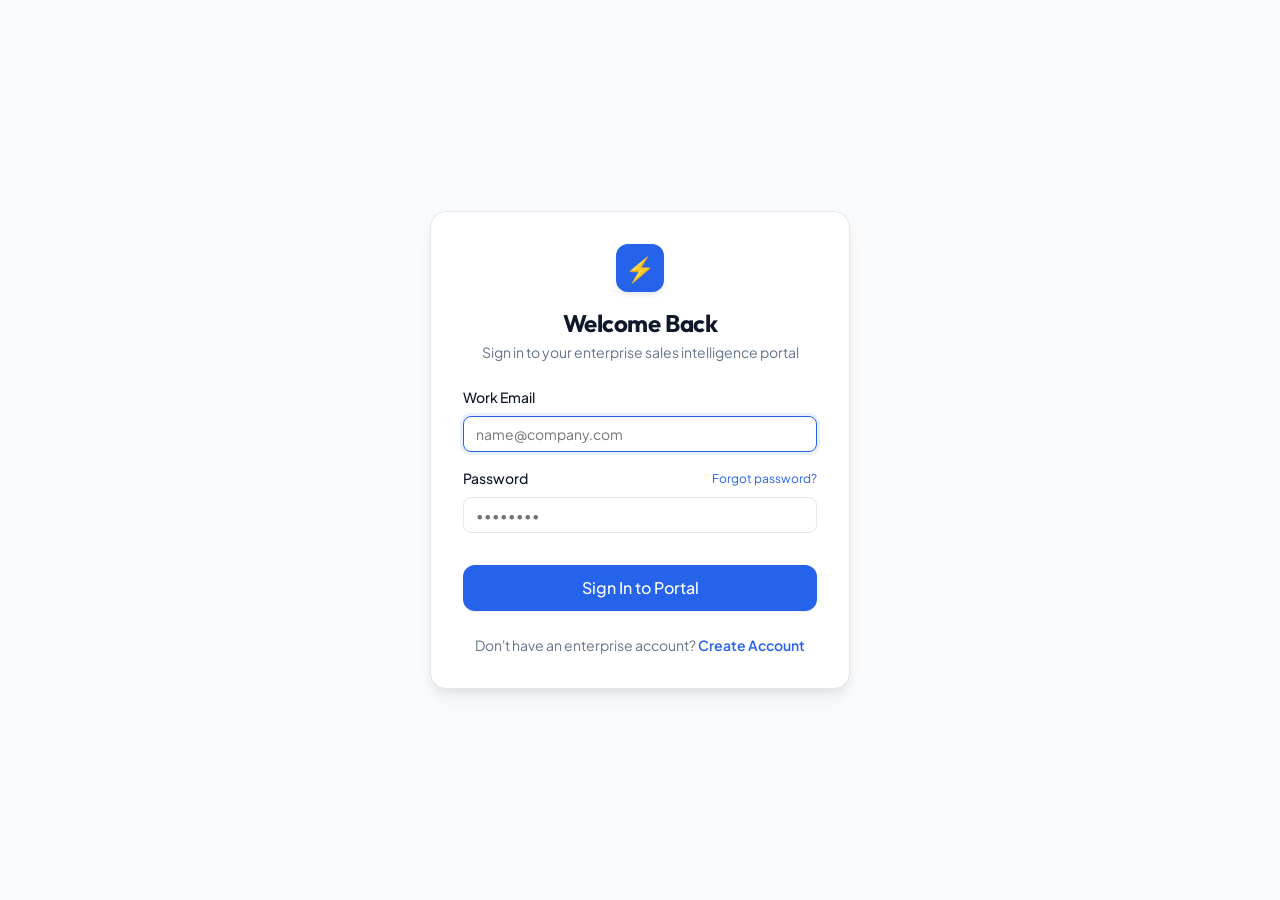
<file: frontend/index.html>
<!DOCTYPE html>
<html lang="en">
<head>
    <meta charset="UTF-8">
    <meta name="viewport" content="width=device-width, initial-scale=1.0">
    <title>AI Sales Analyst — Enterprise Platform</title>
    <script>
        // Instant routing check before rendering
        const token = localStorage.getItem('jwt_token');
        if (token) {
            window.location.replace('dashboard.html');
        } else {
            window.location.replace('login.html');
        }
    </script>
</head>
<body style="background: #0F172A; color: #F8FAFC; font-family: sans-serif; display: flex; align-items: center; justify-content: center; height: 100vh;">
    <div style="text-align: center;">
        <p>⚡ Loading AI Sales Analyst Enterprise Suite...</p>
    </div>
</body>
</html>
</file>
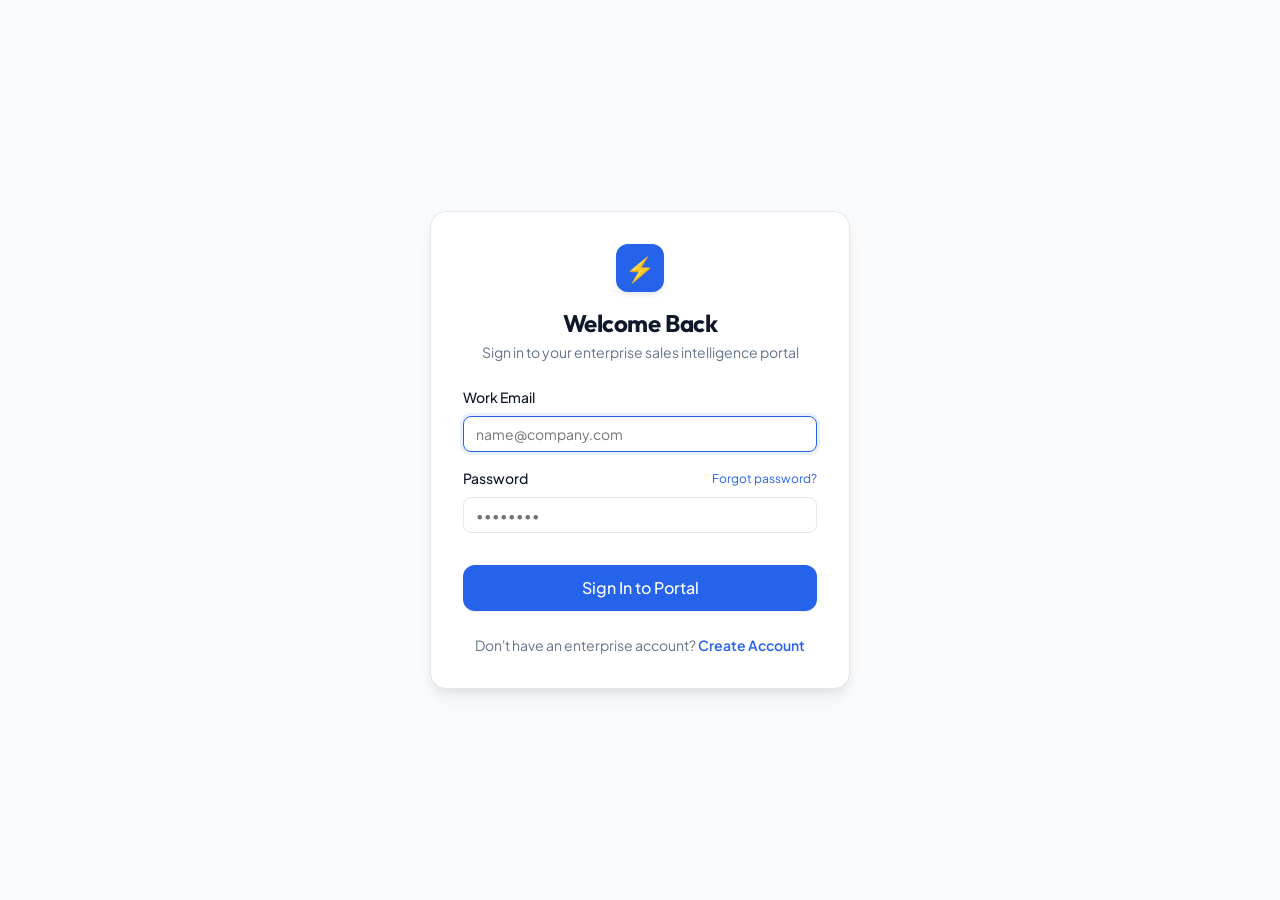
<file: frontend/ask.html>
<!DOCTYPE html>
<html lang="en" data-theme="light">
<head>
    <meta charset="UTF-8">
    <meta name="viewport" content="width=device-width, initial-scale=1.0">
    <title>Ask AI — Natural Language Query Engine</title>
    
    <!-- Google Fonts: Outfit, Plus Jakarta Sans, JetBrains Mono -->
    <link rel="preconnect" href="https://fonts.googleapis.com">
    <link rel="preconnect" href="https://fonts.gstatic.com" crossorigin>
    <link href="https://fonts.googleapis.com/css2?family=JetBrains+Mono:wght@400;500&family=Outfit:wght@500;600;700;800&family=Plus+Jakarta+Sans:wght@400;500;600;700&display=swap" rel="stylesheet">
    
    <!-- CSS Design System -->
    <link rel="stylesheet" href="css/variables.css">
    <link rel="stylesheet" href="css/global.css">
    <link rel="stylesheet" href="css/layout.css">
    <link rel="stylesheet" href="css/components.css">
    <link rel="stylesheet" href="css/dashboard.css">
    <link rel="stylesheet" href="css/tables.css">
    <link rel="stylesheet" href="css/animations.css">
    <link rel="stylesheet" href="css/responsive.css">
</head>
<body>
    <div class="app-wrapper">
        <!-- ================= LEFT SIDEBAR ================= -->
        <aside class="sidebar" id="sidebar">
            <div>
                <div class="sidebar-header">
                    <div class="sidebar-brand-icon">⚡</div>
                    <span class="sidebar-brand-text">SalesAnalyst</span>
                </div>

                <nav class="sidebar-nav">
                    <a href="dashboard.html" class="nav-item">
                        <span class="nav-icon">📊</span>
                        <span>Dashboard</span>
                    </a>
                    <a href="ask.html" class="nav-item active">
                        <span class="nav-icon">🤖</span>
                        <span>Ask AI</span>
                        <span class="badge badge-primary" style="margin-left: auto; font-size: 10px;">PRO</span>
                    </a>
                    <a href="analytics.html" class="nav-item">
                        <span class="nav-icon">📈</span>
                        <span>Analytics</span>
                    </a>
                    <a href="upload.html" class="nav-item">
                        <span class="nav-icon">📁</span>
                        <span>Upload CSV</span>
                    </a>
                    <a href="products.html" class="nav-item">
                        <span class="nav-icon">📦</span>
                        <span>Products</span>
                    </a>
                    <a href="customers.html" class="nav-item">
                        <span class="nav-icon">👥</span>
                        <span>Customers</span>
                    </a>
                    <a href="sales.html" class="nav-item">
                        <span class="nav-icon">💰</span>
                        <span>Sales</span>
                    </a>
                </nav>
            </div>

            <div class="sidebar-footer">
                <button class="logout-btn">
                    <span class="nav-icon">🚪</span>
                    <span>Sign Out</span>
                </button>
            </div>
        </aside>

        <!-- ================= TOP NAVBAR ================= -->
        <header class="navbar">
            <div class="navbar-left">
                <button class="mobile-menu-btn" id="mobile-menu-btn">☰</button>
                <h1 class="page-title-display">Natural Language Query Engine</h1>
            </div>

            <div class="search-box" onclick="document.getElementById('ask-textarea').focus()">
                <span>🤖</span>
                <span>Gemini 1.5 Pro Text-to-SQL Active</span>
                <span class="badge badge-success" style="margin-left: auto; font-size: 10px;">ONLINE</span>
            </div>

            <div class="navbar-right">
                <button class="nav-action-btn" id="theme-toggle" title="Toggle Theme">🌙</button>
                <button class="nav-action-btn" title="Notifications">🔔</button>
                <div class="user-profile" onclick="window.location.href='customers.html'">
                    <div class="avatar">E</div>
                    <div class="user-info">
                        <span class="user-name">Executive</span>
                        <span class="user-role">Enterprise Admin</span>
                    </div>
                </div>
            </div>
        </header>

        <!-- ================= MAIN CONTENT AREA ================= -->
        <main class="main-content">
            <div class="page-container animate-fade-in">
                <!-- Ask AI Hero Interface -->
                <div class="ask-hero-container">
                    <div class="ask-header">
                        <div style="width: 56px; height: 56px; border-radius: 16px; background: rgba(37, 99, 235, 0.1); color: #2563EB; display: flex; align-items: center; justify-content: center; font-size: 28px; margin: 0 auto 16px; box-shadow: var(--shadow-sm);">
                            ✨
                        </div>
                        <h1 class="ask-title">Interrogate Your Sales Data</h1>
                        <p class="ask-subtitle">Powered by Google Gemini 1.5 Pro & Redis Semantic Caching</p>
                    </div>

                    <!-- Prompt Box -->
                    <form id="ask-form">
                        <div class="ask-prompt-box">
                            <textarea id="ask-textarea" class="ask-textarea" placeholder="Ask anything about your sales... (e.g., 'What are our top 5 products by revenue?' or 'Show total revenue by category')" rows="3" autofocus></textarea>
                            <div class="ask-actions">
                                <span class="text-muted" style="font-size: 12px;">💡 Tip: Press Enter or click Analyze to execute SQL query</span>
                                <button type="submit" class="btn btn-primary btn-lg" style="padding: 10px 28px; font-weight: 600;">
                                    Analyze Data ✨
                                </button>
                            </div>
                        </div>
                    </form>

                    <!-- Suggestion Chips -->
                    <div style="text-align: center; margin-bottom: 12px; font-size: 13px; font-weight: 600; color: var(--text-secondary);">
                        ⚡ Try asking these executive questions:
                    </div>
                    <div class="ask-suggestions" style="justify-content: center;">
                        <button type="button" class="suggestion-chip" data-query="What is our total revenue and total sales count?">
                            📊 Total Revenue & Sales
                        </button>
                        <button type="button" class="suggestion-chip" data-query="Show me the top 5 products by revenue generated">
                            👑 Top 5 Products
                        </button>
                        <button type="button" class="suggestion-chip" data-query="List all product categories and their revenue distribution">
                            📈 Revenue by Category
                        </button>
                        <button type="button" class="suggestion-chip" data-query="Which customers generated the highest transaction volume?">
                            🤝 Top Customers
                        </button>
                    </div>

                    <!-- AI Response Area -->
                    <div id="ai-response-container">
                        <!-- Populated dynamically by ask.js -->
                    </div>
                </div>
            </div>

            <!-- Footer -->
            <footer class="footer">
                <span>© 2026 AI Sales Analyst — Enterprise SaaS Suite. Built for placement excellence.</span>
                <span class="text-muted">Gemini 1.5 Pro + Redis Query Cache</span>
            </footer>
        </main>
    </div>

    <!-- Centralized JS Layer -->
    <script src="js/api.js"></script>
    <script src="js/utils.js"></script>
    <script src="js/ui.js"></script>
    <script src="js/auth.js"></script>
    <script src="js/ask.js"></script>
</body>
</html>
</file>
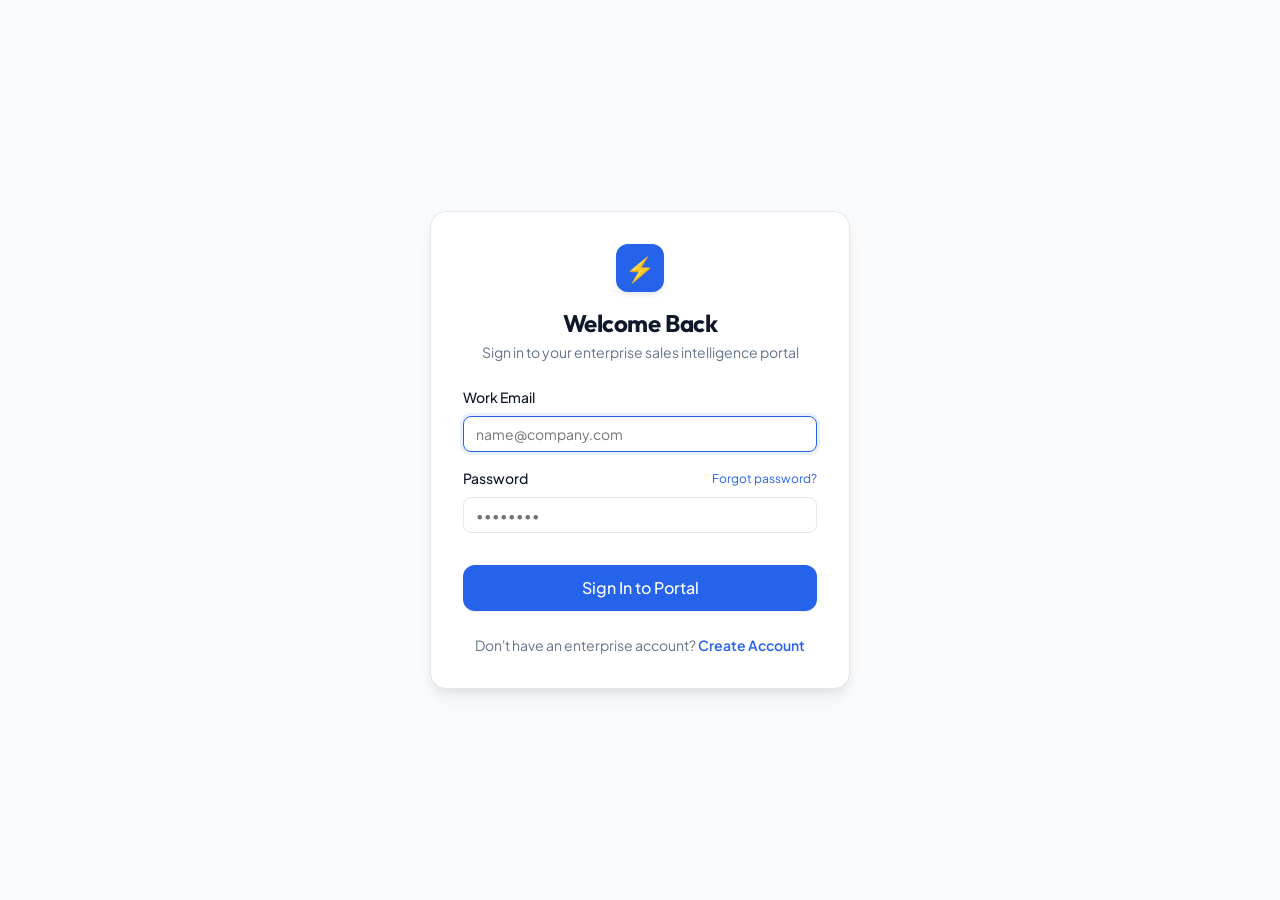
<file: frontend/customers.html>
<!DOCTYPE html>
<html lang="en" data-theme="light">
<head>
    <meta charset="UTF-8">
    <meta name="viewport" content="width=device-width, initial-scale=1.0">
    <title>Customer Accounts — AI Sales Analyst</title>
    
    <!-- Google Fonts: Outfit, Plus Jakarta Sans, JetBrains Mono -->
    <link rel="preconnect" href="https://fonts.googleapis.com">
    <link rel="preconnect" href="https://fonts.gstatic.com" crossorigin>
    <link href="https://fonts.googleapis.com/css2?family=JetBrains+Mono:wght@400;500&family=Outfit:wght@500;600;700;800&family=Plus+Jakarta+Sans:wght@400;500;600;700&display=swap" rel="stylesheet">
    
    <!-- CSS Design System -->
    <link rel="stylesheet" href="css/variables.css">
    <link rel="stylesheet" href="css/global.css">
    <link rel="stylesheet" href="css/layout.css">
    <link rel="stylesheet" href="css/components.css">
    <link rel="stylesheet" href="css/dashboard.css">
    <link rel="stylesheet" href="css/tables.css">
    <link rel="stylesheet" href="css/forms.css">
    <link rel="stylesheet" href="css/animations.css">
    <link rel="stylesheet" href="css/responsive.css">
</head>
<body>
    <div class="app-wrapper">
        <!-- ================= LEFT SIDEBAR ================= -->
        <aside class="sidebar" id="sidebar">
            <div>
                <div class="sidebar-header">
                    <div class="sidebar-brand-icon">⚡</div>
                    <span class="sidebar-brand-text">SalesAnalyst</span>
                </div>

                <nav class="sidebar-nav">
                    <a href="dashboard.html" class="nav-item">
                        <span class="nav-icon">📊</span>
                        <span>Dashboard</span>
                    </a>
                    <a href="ask.html" class="nav-item">
                        <span class="nav-icon">🤖</span>
                        <span>Ask AI</span>
                        <span class="badge badge-primary" style="margin-left: auto; font-size: 10px;">PRO</span>
                    </a>
                    <a href="analytics.html" class="nav-item">
                        <span class="nav-icon">📈</span>
                        <span>Analytics</span>
                    </a>
                    <a href="upload.html" class="nav-item">
                        <span class="nav-icon">📁</span>
                        <span>Upload CSV</span>
                    </a>
                    <a href="products.html" class="nav-item">
                        <span class="nav-icon">📦</span>
                        <span>Products</span>
                    </a>
                    <a href="customers.html" class="nav-item active">
                        <span class="nav-icon">👥</span>
                        <span>Customers</span>
                    </a>
                    <a href="sales.html" class="nav-item">
                        <span class="nav-icon">💰</span>
                        <span>Sales</span>
                    </a>
                </nav>
            </div>

            <div class="sidebar-footer">
                <button class="logout-btn">
                    <span class="nav-icon">🚪</span>
                    <span>Sign Out</span>
                </button>
            </div>
        </aside>

        <!-- ================= TOP NAVBAR ================= -->
        <header class="navbar">
            <div class="navbar-left">
                <button class="mobile-menu-btn" id="mobile-menu-btn">☰</button>
                <h1 class="page-title-display">Customer Accounts Management</h1>
            </div>

            <div class="search-box" onclick="document.getElementById('customer-search').focus()">
                <span>🔍</span>
                <span>Search Customers & Companies...</span>
                <span class="search-kbd">⌘F</span>
            </div>

            <div class="navbar-right">
                <button class="nav-action-btn" id="theme-toggle" title="Toggle Theme">🌙</button>
                <button class="nav-action-btn" title="Notifications">🔔</button>
                <div class="user-profile">
                    <div class="avatar">E</div>
                    <div class="user-info">
                        <span class="user-name">Executive</span>
                        <span class="user-role">Enterprise Admin</span>
                    </div>
                </div>
            </div>
        </header>

        <!-- ================= MAIN CONTENT AREA ================= -->
        <main class="main-content">
            <div class="page-container animate-fade-in">
                <div class="breadcrumb">
                    <span>Platform</span>
                    <span>/</span>
                    <span class="breadcrumb-item active">Customers</span>
                </div>

                <!-- Search & Action Bar -->
                <div class="filter-bar">
                    <div class="filter-left">
                        <input type="text" id="customer-search" class="form-input" placeholder="🔍 Search by customer name, email, or company..." style="max-width: 350px;">
                    </div>
                    <div class="filter-right">
                        <button type="button" id="add-customer-btn" class="btn btn-primary">
                            <span>+ Add New Customer</span>
                        </button>
                    </div>
                </div>

                <!-- Customers Table Card -->
                <div class="card">
                    <div class="table-container">
                        <table class="data-table">
                            <thead>
                                <tr>
                                    <th>ID</th>
                                    <th>Customer Name</th>
                                    <th>Email Address</th>
                                    <th>Company / Organization</th>
                                    <th>Actions</th>
                                </tr>
                            </thead>
                            <tbody id="customers-tbody">
                                <!-- Populated dynamically -->
                            </tbody>
                        </table>
                    </div>

                    <!-- Pagination -->
                    <div class="pagination">
                        <span id="pagination-info" class="text-muted" style="font-size: 13px;">Showing 0 items</span>
                        <div class="pagination-controls" id="pagination-controls"></div>
                    </div>
                </div>
            </div>

            <!-- Footer -->
            <footer class="footer">
                <span>© 2026 AI Sales Analyst — Enterprise SaaS Suite. Built for placement excellence.</span>
                <span class="text-muted">PostgreSQL Customers Directory</span>
            </footer>
        </main>
    </div>

    <!-- ================= ADD / EDIT CUSTOMER MODAL ================= -->
    <div id="customer-modal" class="modal-backdrop">
        <div class="modal-content">
            <div class="modal-header">
                <h3 class="card-title" id="modal-customer-title">Add New Customer</h3>
                <button class="toast-close close-customer-modal">×</button>
            </div>
            <form id="customer-form">
                <div class="modal-body">
                    <input type="hidden" id="customer-id">
                    
                    <div class="form-group">
                        <label class="form-label" for="customer-name">Full Name *</label>
                        <input type="text" id="customer-name" class="form-input" placeholder="e.g., Sarah Jenkins" required>
                    </div>

                    <div class="form-group">
                        <label class="form-label" for="customer-email">Email Address *</label>
                        <input type="email" id="customer-email" class="form-input" placeholder="e.g., sarah@enterprise.com" required>
                    </div>

                    <div class="form-group">
                        <label class="form-label" for="customer-company">Company / Organization</label>
                        <input type="text" id="customer-company" class="form-input" placeholder="e.g., Microsoft, Google, Adobe">
                    </div>
                </div>
                <div class="modal-footer">
                    <button type="button" class="btn btn-secondary close-customer-modal">Cancel</button>
                    <button type="submit" id="save-customer-btn" class="btn btn-primary">Save Customer</button>
                </div>
            </form>
        </div>
    </div>

    <!-- Centralized JS Layer -->
    <script src="js/api.js"></script>
    <script src="js/utils.js"></script>
    <script src="js/ui.js"></script>
    <script src="js/auth.js"></script>
    <script src="js/customers.js"></script>
</body>
</html>
</file>
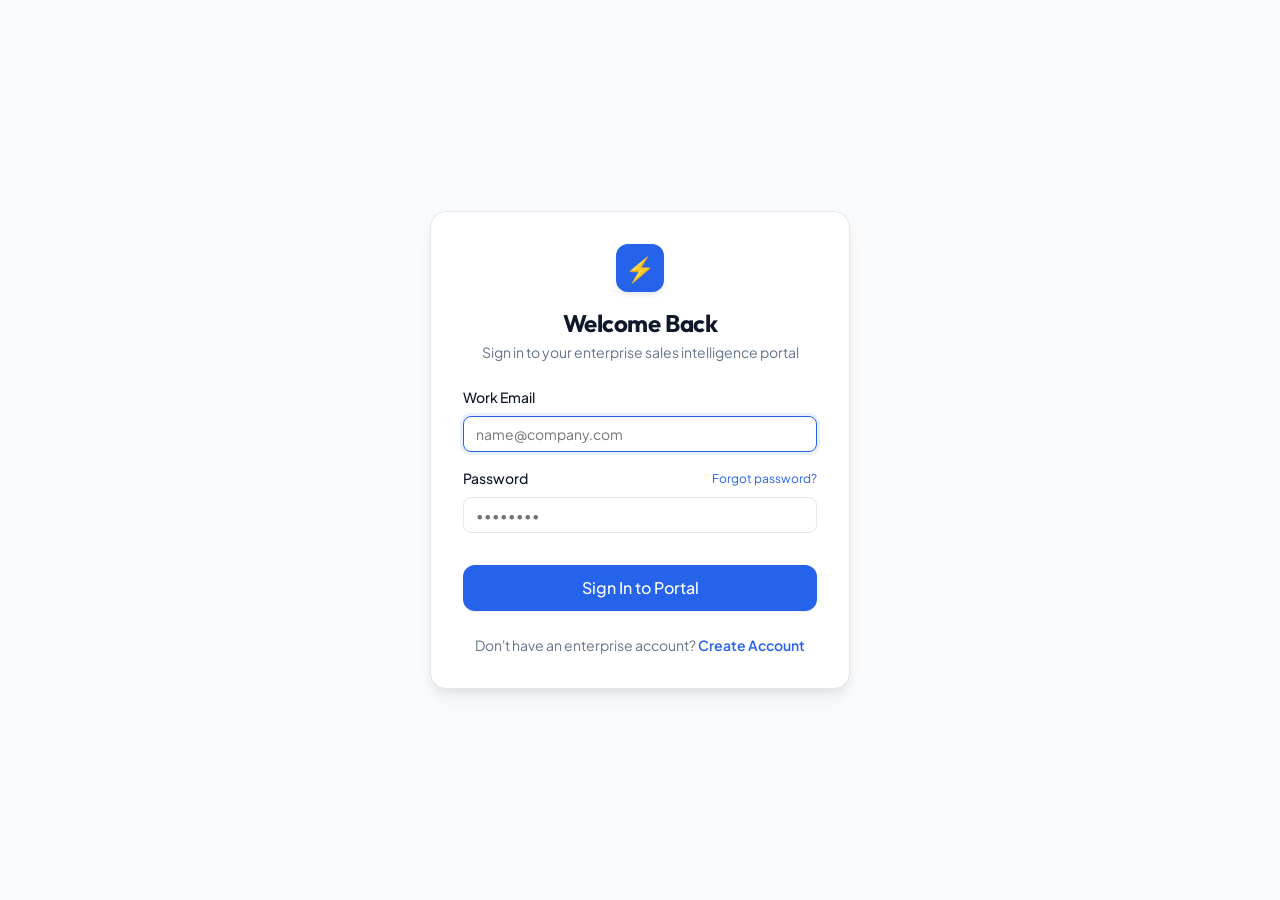
<file: frontend/login.html>
<!DOCTYPE html>
<html lang="en" data-theme="light">
<head>
    <meta charset="UTF-8">
    <meta name="viewport" content="width=device-width, initial-scale=1.0">
    <title>Sign In — AI Sales Analyst Enterprise Suite</title>
    
    <!-- Google Fonts: Outfit, Plus Jakarta Sans, JetBrains Mono -->
    <link rel="preconnect" href="https://fonts.googleapis.com">
    <link rel="preconnect" href="https://fonts.gstatic.com" crossorigin>
    <link href="https://fonts.googleapis.com/css2?family=JetBrains+Mono:wght@400;500&family=Outfit:wght@500;600;700;800&family=Plus+Jakarta+Sans:wght@400;500;600;700&display=swap" rel="stylesheet">
    
    <!-- CSS Design System -->
    <link rel="stylesheet" href="css/variables.css">
    <link rel="stylesheet" href="css/global.css">
    <link rel="stylesheet" href="css/components.css">
    <link rel="stylesheet" href="css/forms.css">
    <link rel="stylesheet" href="css/animations.css">
</head>
<body>
    <div class="auth-container animate-fade-in">
        <div class="auth-card">
            <div class="auth-header">
                <div class="auth-logo">⚡</div>
                <h1 class="auth-title">Welcome Back</h1>
                <p class="auth-subtitle">Sign in to your enterprise sales intelligence portal</p>
            </div>

            <form id="login-form" autocomplete="on">
                <div class="form-group">
                    <label class="form-label" for="login-email">Work Email</label>
                    <input type="email" id="login-email" class="form-input" placeholder="name@company.com" required autofocus>
                </div>

                <div class="form-group">
                    <div style="display: flex; justify-content: space-between; align-items: center;">
                        <label class="form-label" for="login-password">Password</label>
                        <a href="#" style="font-size: 12px; color: var(--color-primary);">Forgot password?</a>
                    </div>
                    <input type="password" id="login-password" class="form-input" placeholder="••••••••" required>
                </div>

                <button type="submit" id="login-submit-btn" class="btn btn-primary w-full mt-4 btn-lg">
                Sign In to Portal
                </button>
            </form>

            <div class="auth-footer">
                Don't have an enterprise account? <a href="register.html" style="font-weight: 600;">Create Account</a>
            </div>
        </div>
    </div>

    <!-- Centralized JS Layer -->
    <script src="js/api.js"></script>
    <script src="js/utils.js"></script>
    <script src="js/ui.js"></script>
    <script src="js/auth.js"></script>
    <script>
        document.getElementById('login-form').addEventListener('submit', (e) => {
            e.preventDefault();
            const email = document.getElementById('login-email').value.trim();
            const pass = document.getElementById('login-password').value;
            const btn = document.getElementById('login-submit-btn');
            Auth.login(email, pass, btn);
        });
    </script>
</body>
</html>
</file>
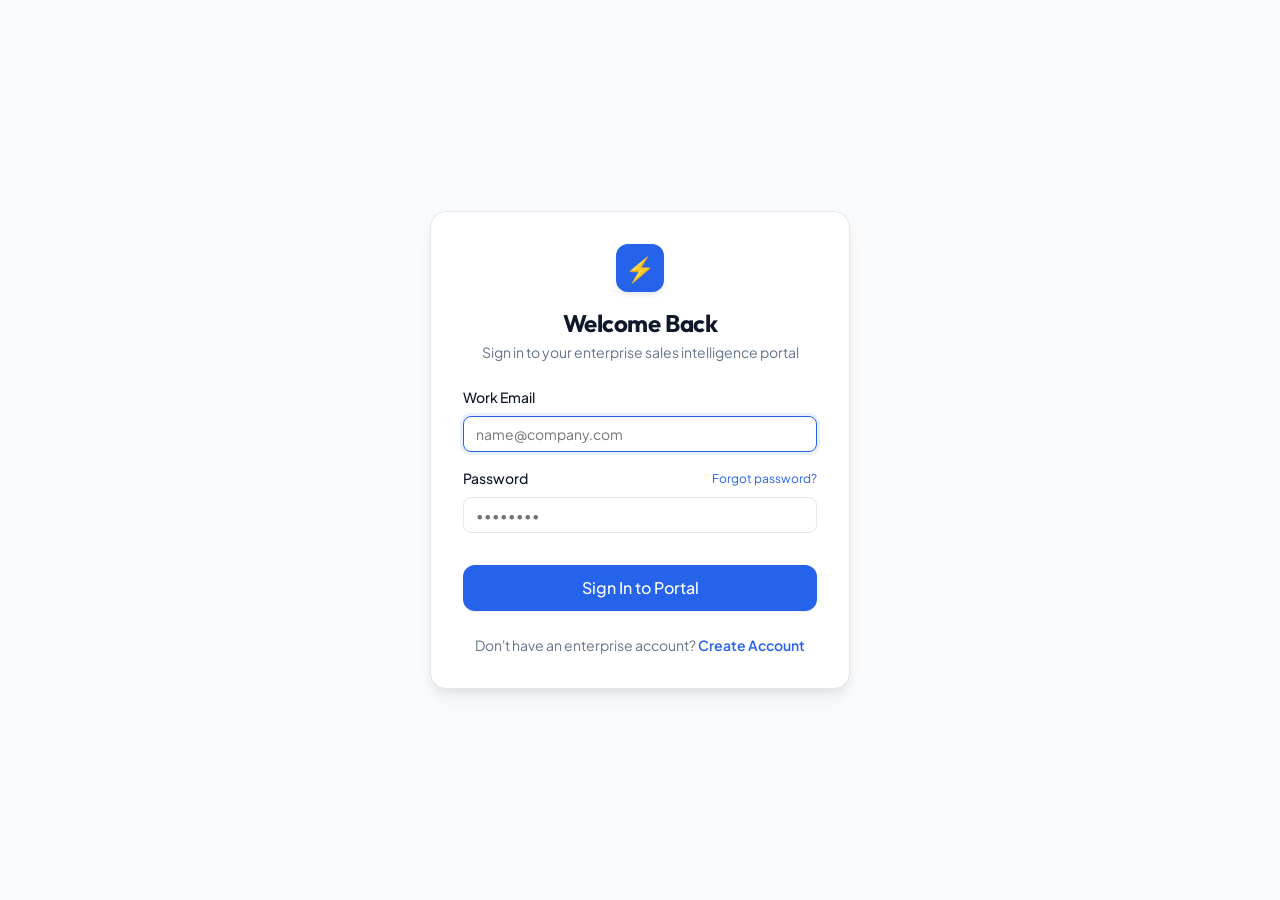
<file: frontend/products.html>
<!DOCTYPE html>
<html lang="en" data-theme="light">
<head>
    <meta charset="UTF-8">
    <meta name="viewport" content="width=device-width, initial-scale=1.0">
    <title>Product Catalog — AI Sales Analyst</title>
    
    <!-- Google Fonts: Outfit, Plus Jakarta Sans, JetBrains Mono -->
    <link rel="preconnect" href="https://fonts.googleapis.com">
    <link rel="preconnect" href="https://fonts.gstatic.com" crossorigin>
    <link href="https://fonts.googleapis.com/css2?family=JetBrains+Mono:wght@400;500&family=Outfit:wght@500;600;700;800&family=Plus+Jakarta+Sans:wght@400;500;600;700&display=swap" rel="stylesheet">
    
    <!-- CSS Design System -->
    <link rel="stylesheet" href="css/variables.css">
    <link rel="stylesheet" href="css/global.css">
    <link rel="stylesheet" href="css/layout.css">
    <link rel="stylesheet" href="css/components.css">
    <link rel="stylesheet" href="css/dashboard.css">
    <link rel="stylesheet" href="css/tables.css">
    <link rel="stylesheet" href="css/forms.css">
    <link rel="stylesheet" href="css/animations.css">
    <link rel="stylesheet" href="css/responsive.css">
</head>
<body>
    <div class="app-wrapper">
        <!-- ================= LEFT SIDEBAR ================= -->
        <aside class="sidebar" id="sidebar">
            <div>
                <div class="sidebar-header">
                    <div class="sidebar-brand-icon">⚡</div>
                    <span class="sidebar-brand-text">SalesAnalyst</span>
                </div>

                <nav class="sidebar-nav">
                    <a href="dashboard.html" class="nav-item">
                        <span class="nav-icon">📊</span>
                        <span>Dashboard</span>
                    </a>
                    <a href="ask.html" class="nav-item">
                        <span class="nav-icon">🤖</span>
                        <span>Ask AI</span>
                        <span class="badge badge-primary" style="margin-left: auto; font-size: 10px;">PRO</span>
                    </a>
                    <a href="analytics.html" class="nav-item">
                        <span class="nav-icon">📈</span>
                        <span>Analytics</span>
                    </a>
                    <a href="upload.html" class="nav-item">
                        <span class="nav-icon">📁</span>
                        <span>Upload CSV</span>
                    </a>
                    <a href="products.html" class="nav-item active">
                        <span class="nav-icon">📦</span>
                        <span>Products</span>
                    </a>
                    <a href="customers.html" class="nav-item">
                        <span class="nav-icon">👥</span>
                        <span>Customers</span>
                    </a>
                    <a href="sales.html" class="nav-item">
                        <span class="nav-icon">💰</span>
                        <span>Sales</span>
                    </a>
                </nav>
            </div>

            <div class="sidebar-footer">
                <button class="logout-btn">
                    <span class="nav-icon">🚪</span>
                    <span>Sign Out</span>
                </button>
            </div>
        </aside>

        <!-- ================= TOP NAVBAR ================= -->
        <header class="navbar">
            <div class="navbar-left">
                <button class="mobile-menu-btn" id="mobile-menu-btn">☰</button>
                <h1 class="page-title-display">Product Catalog Management</h1>
            </div>

            <div class="search-box" onclick="document.getElementById('product-search').focus()">
                <span>🔍</span>
                <span>Search SKUs & Categories...</span>
                <span class="search-kbd">⌘F</span>
            </div>

            <div class="navbar-right">
                <button class="nav-action-btn" id="theme-toggle" title="Toggle Theme">🌙</button>
                <button class="nav-action-btn" title="Notifications">🔔</button>
                <div class="user-profile" onclick="window.location.href='customers.html'">
                    <div class="avatar">E</div>
                    <div class="user-info">
                        <span class="user-name">Executive</span>
                        <span class="user-role">Enterprise Admin</span>
                    </div>
                </div>
            </div>
        </header>

        <!-- ================= MAIN CONTENT AREA ================= -->
        <main class="main-content">
            <div class="page-container animate-fade-in">
                <div class="breadcrumb">
                    <span>Platform</span>
                    <span>/</span>
                    <span class="breadcrumb-item active">Products</span>
                </div>

                <!-- Search & Action Bar -->
                <div class="filter-bar">
                    <div class="filter-left">
                        <input type="text" id="product-search" class="form-input" placeholder="🔍 Search products by name or category..." style="max-width: 350px;">
                    </div>
                    <div class="filter-right">
                        <button type="button" id="add-product-btn" class="btn btn-primary">
                            <span>+ Add New Product</span>
                        </button>
                    </div>
                </div>

                <!-- Products Table Card -->
                <div class="card">
                    <div class="table-container">
                        <table class="data-table">
                            <thead>
                                <tr>
                                    <th>ID</th>
                                    <th>Product Name</th>
                                    <th>Category</th>
                                    <th>Unit Price</th>
                                    <th>Actions</th>
                                </tr>
                            </thead>
                            <tbody id="products-tbody">
                                <!-- Populated dynamically -->
                            </tbody>
                        </table>
                    </div>

                    <!-- Pagination -->
                    <div class="pagination">
                        <span id="pagination-info" class="text-muted" style="font-size: 13px;">Showing 0 items</span>
                        <div class="pagination-controls" id="pagination-controls"></div>
                    </div>
                </div>
            </div>

            <!-- Footer -->
            <footer class="footer">
                <span>© 2026 AI Sales Analyst — Enterprise SaaS Suite. Built for placement excellence.</span>
                <span class="text-muted">PostgreSQL Products Catalog</span>
            </footer>
        </main>
    </div>

    <!-- ================= ADD / EDIT PRODUCT MODAL ================= -->
    <div id="product-modal" class="modal-backdrop">
        <div class="modal-content">
            <div class="modal-header">
                <h3 class="card-title" id="modal-product-title">Add New Product</h3>
                <button class="toast-close close-product-modal">×</button>
            </div>
            <form id="product-form">
                <div class="modal-body">
                    <input type="hidden" id="product-id">
                    
                    <div class="form-group">
                        <label class="form-label" for="product-name">Product Name *</label>
                        <input type="text" id="product-name" class="form-input" placeholder="e.g., Enterprise Cloud License" required>
                    </div>

                    <div class="form-group">
                        <label class="form-label" for="product-category">Category</label>
                        <input type="text" id="product-category" class="form-input" placeholder="e.g., Software, Hardware, Services">
                    </div>

                    <div class="form-group">
                        <label class="form-label" for="product-price">Unit Price ($) *</label>
                        <input type="number" id="product-price" class="form-input" placeholder="0.00" step="0.01" min="0" required>
                    </div>
                </div>
                <div class="modal-footer">
                    <button type="button" class="btn btn-secondary close-product-modal">Cancel</button>
                    <button type="submit" id="save-product-btn" class="btn btn-primary">Save Product</button>
                </div>
            </form>
        </div>
    </div>

    <!-- Centralized JS Layer -->
    <script src="js/api.js"></script>
    <script src="js/utils.js"></script>
    <script src="js/ui.js"></script>
    <script src="js/auth.js"></script>
    <script src="js/products.js"></script>
</body>
</html>
</file>
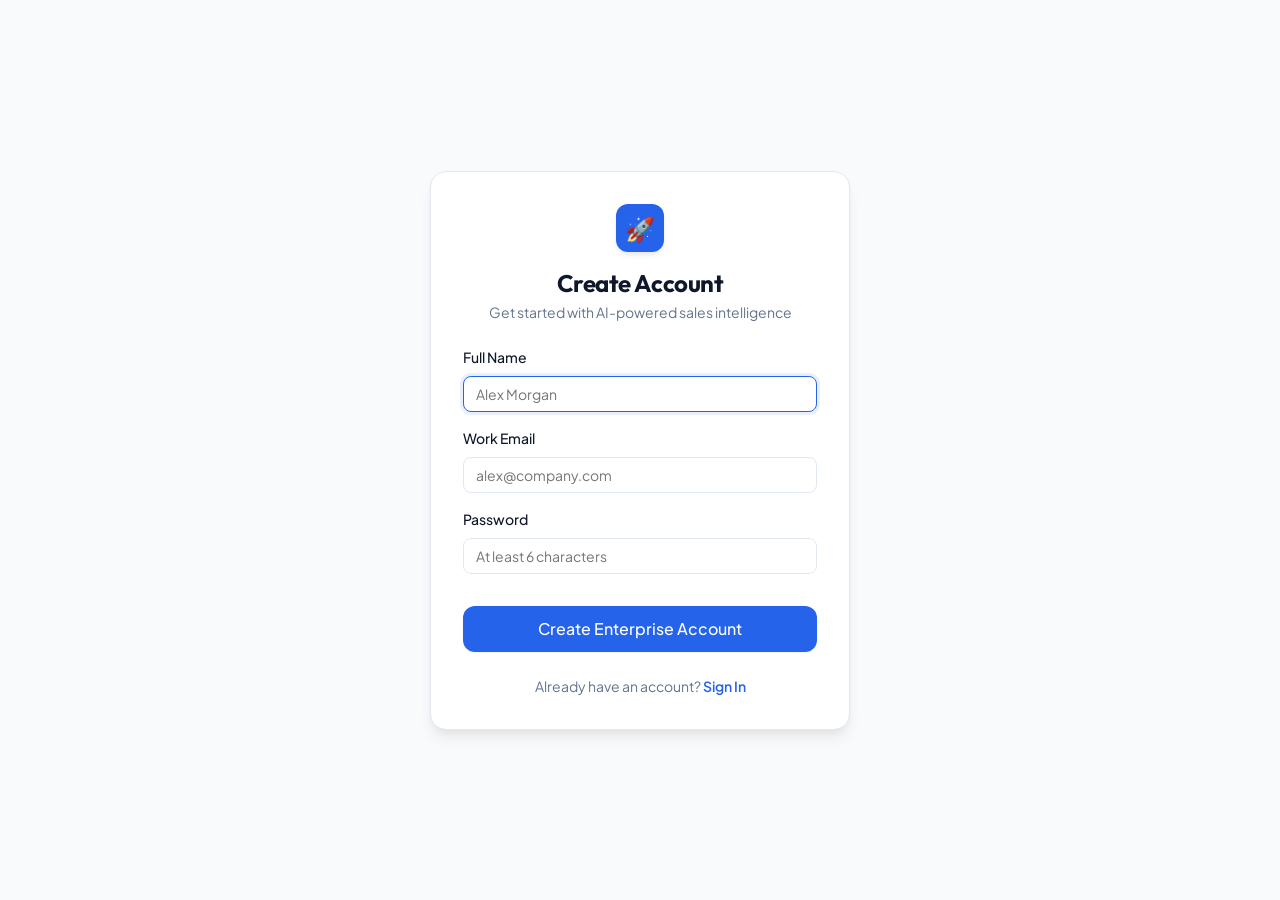
<file: frontend/register.html>
<!DOCTYPE html>
<html lang="en" data-theme="light">
<head>
    <meta charset="UTF-8">
    <meta name="viewport" content="width=device-width, initial-scale=1.0">
    <title>Create Account — AI Sales Analyst Enterprise Suite</title>
    
    <!-- Google Fonts: Outfit, Plus Jakarta Sans, JetBrains Mono -->
    <link rel="preconnect" href="https://fonts.googleapis.com">
    <link rel="preconnect" href="https://fonts.gstatic.com" crossorigin>
    <link href="https://fonts.googleapis.com/css2?family=JetBrains+Mono:wght@400;500&family=Outfit:wght@500;600;700;800&family=Plus+Jakarta+Sans:wght@400;500;600;700&display=swap" rel="stylesheet">
    
    <!-- CSS Design System -->
    <link rel="stylesheet" href="css/variables.css">
    <link rel="stylesheet" href="css/global.css">
    <link rel="stylesheet" href="css/components.css">
    <link rel="stylesheet" href="css/forms.css">
    <link rel="stylesheet" href="css/animations.css">
</head>
<body>
    <div class="auth-container animate-fade-in">
        <div class="auth-card">
            <div class="auth-header">
                <div class="auth-logo">🚀</div>
                <h1 class="auth-title">Create Account</h1>
                <p class="auth-subtitle">Get started with AI-powered sales intelligence</p>
            </div>

            <form id="register-form" autocomplete="on">
                <div class="form-group">
                    <label class="form-label" for="reg-name">Full Name</label>
                    <input type="text" id="reg-name" class="form-input" placeholder="Alex Morgan" required autofocus>
                </div>

                <div class="form-group">
                    <label class="form-label" for="reg-email">Work Email</label>
                    <input type="email" id="reg-email" class="form-input" placeholder="alex@company.com" required>
                </div>

                <div class="form-group">
                    <label class="form-label" for="reg-password">Password</label>
                    <input type="password" id="reg-password" class="form-input" placeholder="At least 6 characters" minlength="6" required>
                </div>

                <button type="submit" id="reg-submit-btn" class="btn btn-primary w-full mt-4 btn-lg">
                    Create Enterprise Account
                </button>
            </form>

            <div class="auth-footer">
                Already have an account? <a href="login.html" style="font-weight: 600;">Sign In</a>
            </div>
        </div>
    </div>

    <!-- Centralized JS Layer -->
    <script src="js/api.js"></script>
    <script src="js/utils.js"></script>
    <script src="js/ui.js"></script>
    <script src="js/auth.js"></script>
    <script>
        document.getElementById('register-form').addEventListener('submit', (e) => {
            e.preventDefault();
            const name = document.getElementById('reg-name').value.trim();
            const email = document.getElementById('reg-email').value.trim();
            const pass = document.getElementById('reg-password').value;
            const btn = document.getElementById('reg-submit-btn');
            Auth.register(email, pass, name, btn);
        });
    </script>
</body>
</html>
</file>
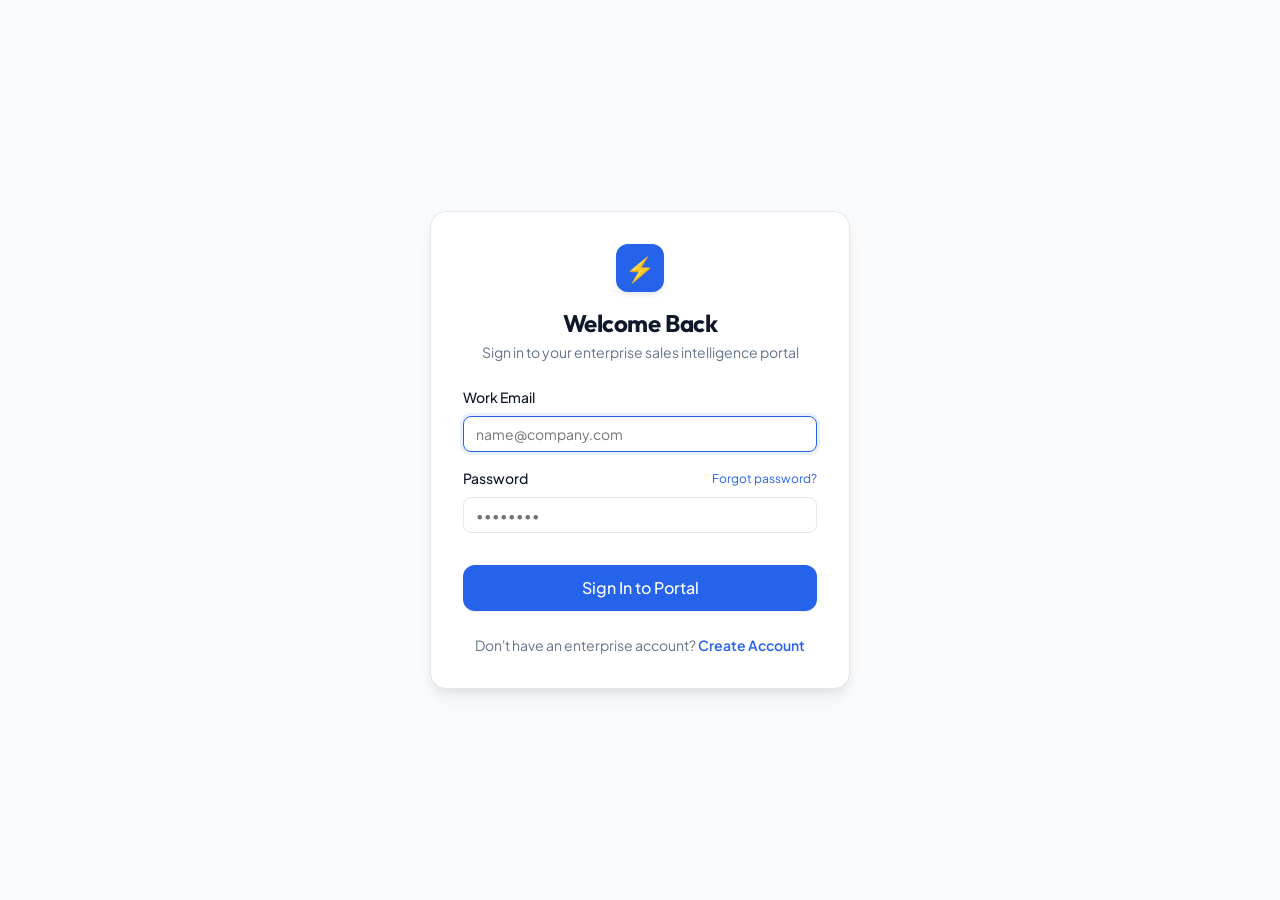
<file: frontend/sales.html>
<!DOCTYPE html>
<html lang="en" data-theme="light">
<head>
    <meta charset="UTF-8">
    <meta name="viewport" content="width=device-width, initial-scale=1.0">
    <title>Sales Ledger — AI Sales Analyst</title>
    
    <!-- Google Fonts: Outfit, Plus Jakarta Sans, JetBrains Mono -->
    <link rel="preconnect" href="https://fonts.googleapis.com">
    <link rel="preconnect" href="https://fonts.gstatic.com" crossorigin>
    <link href="https://fonts.googleapis.com/css2?family=JetBrains+Mono:wght@400;500&family=Outfit:wght@500;600;700;800&family=Plus+Jakarta+Sans:wght@400;500;600;700&display=swap" rel="stylesheet">
    
    <!-- CSS Design System -->
    <link rel="stylesheet" href="css/variables.css">
    <link rel="stylesheet" href="css/global.css">
    <link rel="stylesheet" href="css/layout.css">
    <link rel="stylesheet" href="css/components.css">
    <link rel="stylesheet" href="css/dashboard.css">
    <link rel="stylesheet" href="css/tables.css">
    <link rel="stylesheet" href="css/forms.css">
    <link rel="stylesheet" href="css/animations.css">
    <link rel="stylesheet" href="css/responsive.css">
</head>
<body>
    <div class="app-wrapper">
        <!-- ================= LEFT SIDEBAR ================= -->
        <aside class="sidebar" id="sidebar">
            <div>
                <div class="sidebar-header">
                    <div class="sidebar-brand-icon">⚡</div>
                    <span class="sidebar-brand-text">SalesAnalyst</span>
                </div>

                <nav class="sidebar-nav">
                    <a href="dashboard.html" class="nav-item">
                        <span class="nav-icon">📊</span>
                        <span>Dashboard</span>
                    </a>
                    <a href="ask.html" class="nav-item">
                        <span class="nav-icon">🤖</span>
                        <span>Ask AI</span>
                        <span class="badge badge-primary" style="margin-left: auto; font-size: 10px;">PRO</span>
                    </a>
                    <a href="analytics.html" class="nav-item">
                        <span class="nav-icon">📈</span>
                        <span>Analytics</span>
                    </a>
                    <a href="upload.html" class="nav-item">
                        <span class="nav-icon">📁</span>
                        <span>Upload CSV</span>
                    </a>
                    <a href="products.html" class="nav-item">
                        <span class="nav-icon">📦</span>
                        <span>Products</span>
                    </a>
                    <a href="customers.html" class="nav-item">
                        <span class="nav-icon">👥</span>
                        <span>Customers</span>
                    </a>
                    <a href="sales.html" class="nav-item active">
                        <span class="nav-icon">💰</span>
                        <span>Sales</span>
                    </a>
                </nav>
            </div>

            <div class="sidebar-footer">
                <button class="logout-btn">
                    <span class="nav-icon">🚪</span>
                    <span>Sign Out</span>
                </button>
            </div>
        </aside>

        <!-- ================= TOP NAVBAR ================= -->
        <header class="navbar">
            <div class="navbar-left">
                <button class="mobile-menu-btn" id="mobile-menu-btn">☰</button>
                <h1 class="page-title-display">Sales Transactions Ledger</h1>
            </div>

            <div class="search-box" onclick="document.getElementById('sales-search').focus()">
                <span>🔍</span>
                <span>Search Transactions & IDs...</span>
                <span class="search-kbd">⌘F</span>
            </div>

            <div class="navbar-right">
                <button class="nav-action-btn" id="theme-toggle" title="Toggle Theme">🌙</button>
                <button class="nav-action-btn" title="Notifications">🔔</button>
                <div class="user-profile" onclick="window.location.href='customers.html'">
                    <div class="avatar">E</div>
                    <div class="user-info">
                        <span class="user-name">Executive</span>
                        <span class="user-role">Enterprise Admin</span>
                    </div>
                </div>
            </div>
        </header>

        <!-- ================= MAIN CONTENT AREA ================= -->
        <main class="main-content">
            <div class="page-container animate-fade-in">
                <div class="breadcrumb">
                    <span>Platform</span>
                    <span>/</span>
                    <span class="breadcrumb-item active">Sales Transactions</span>
                </div>

                <!-- Search & Action Bar -->
                <div class="filter-bar">
                    <div class="filter-left">
                        <input type="text" id="sales-search" class="form-input" placeholder="🔍 Search by transaction ID, product, or customer..." style="max-width: 380px;">
                    </div>
                    <div class="filter-right">
                        <button type="button" id="add-sale-btn" class="btn btn-primary">
                            <span>+ Record New Sale</span>
                        </button>
                    </div>
                </div>

                <!-- Sales Table Card -->
                <div class="card">
                    <div class="table-container">
                        <table class="data-table">
                            <thead>
                                <tr>
                                    <th class="th-sortable" data-sort="id">ID ↕</th>
                                    <th class="th-sortable" data-sort="product_name">Product SKU ↕</th>
                                    <th class="th-sortable" data-sort="customer_name">Customer Account ↕</th>
                                    <th class="th-sortable" data-sort="quantity">Quantity ↕</th>
                                    <th class="th-sortable" data-sort="total_amount">Total Amount ($) ↕</th>
                                    <th class="th-sortable" data-sort="sale_date">Transaction Date ↕</th>
                                </tr>
                            </thead>
                            <tbody id="sales-tbody">
                                <!-- Populated dynamically -->
                            </tbody>
                        </table>
                    </div>

                    <!-- Pagination -->
                    <div class="pagination">
                        <span id="pagination-info" class="text-muted" style="font-size: 13px;">Showing 0 items</span>
                        <div class="pagination-controls" id="pagination-controls"></div>
                    </div>
                </div>
            </div>

            <!-- Footer -->
            <footer class="footer">
                <span>© 2026 AI Sales Analyst — Enterprise SaaS Suite. Built for placement excellence.</span>
                <span class="text-muted">PostgreSQL Sales Ledger</span>
            </footer>
        </main>
    </div>

    <!-- ================= RECORD SALE MODAL ================= -->
    <div id="sale-modal" class="modal-backdrop">
        <div class="modal-content">
            <div class="modal-header">
                <h3 class="card-title" id="modal-sale-title">Record New Sale</h3>
                <button class="toast-close close-sale-modal">×</button>
            </div>
            <form id="sale-form">
                <div class="modal-body">
                    <input type="hidden" id="sale-id">
                    
                    <div class="form-group">
                        <label class="form-label" for="sale-product">Select Product SKU *</label>
                        <select id="sale-product" class="form-select" required>
                            <option value="">Loading products...</option>
                        </select>
                    </div>

                    <div class="form-group">
                        <label class="form-label" for="sale-customer">Select Customer Account *</label>
                        <select id="sale-customer" class="form-select" required>
                            <option value="">Loading customers...</option>
                        </select>
                    </div>

                    <div style="display: grid; grid-template-columns: 1fr 1fr; gap: 16px;">
                        <div class="form-group">
                            <label class="form-label" for="sale-quantity">Quantity *</label>
                            <input type="number" id="sale-quantity" class="form-input" placeholder="1" min="1" value="1" required>
                        </div>

                        <div class="form-group">
                            <label class="form-label" for="sale-total">Total Amount ($) *</label>
                            <input type="number" id="sale-total" class="form-input" placeholder="0.00" step="0.01" min="0" required readonly style="background: var(--bg-surface); font-weight: 600; color: var(--color-success);">
                        </div>
                    </div>
                </div>
                <div class="modal-footer">
                    <button type="button" class="btn btn-secondary close-sale-modal">Cancel</button>
                    <button type="submit" id="save-sale-btn" class="btn btn-primary">Record Transaction</button>
                </div>
            </form>
        </div>
    </div>

    <!-- Centralized JS Layer -->
    <script src="js/api.js"></script>
    <script src="js/utils.js"></script>
    <script src="js/ui.js"></script>
    <script src="js/auth.js"></script>
    <script src="js/sales.js"></script>
</body>
</html>
</file>
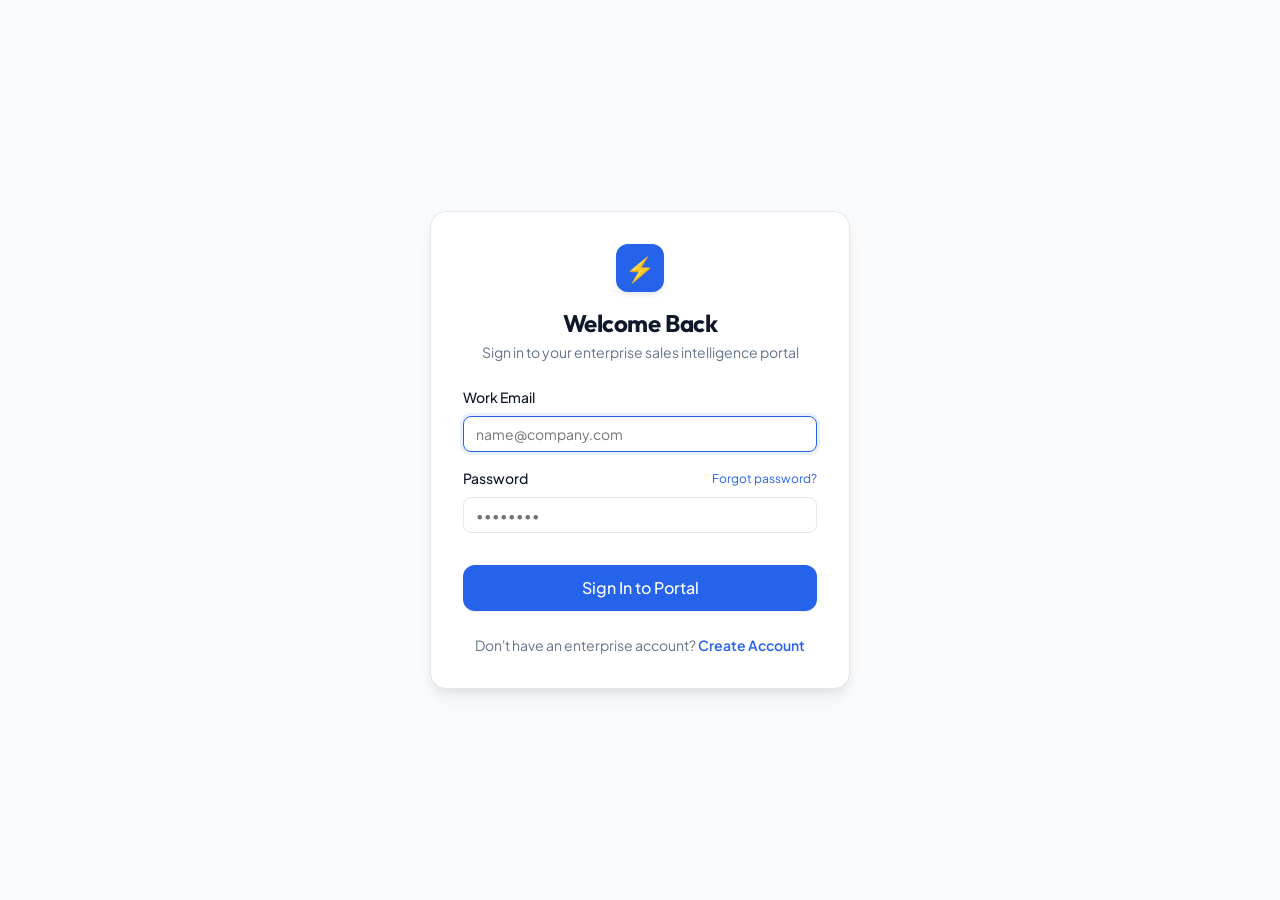
<file: frontend/upload.html>
<!DOCTYPE html>
<html lang="en" data-theme="light">
<head>
    <meta charset="UTF-8">
    <meta name="viewport" content="width=device-width, initial-scale=1.0">
    <title>CSV Data Ingest — AI Sales Analyst</title>
    
    <!-- Google Fonts: Outfit, Plus Jakarta Sans, JetBrains Mono -->
    <link rel="preconnect" href="https://fonts.googleapis.com">
    <link rel="preconnect" href="https://fonts.gstatic.com" crossorigin>
    <link href="https://fonts.googleapis.com/css2?family=JetBrains+Mono:wght@400;500&family=Outfit:wght@500;600;700;800&family=Plus+Jakarta+Sans:wght@400;500;600;700&display=swap" rel="stylesheet">
    
    <!-- CSS Design System -->
    <link rel="stylesheet" href="css/variables.css">
    <link rel="stylesheet" href="css/global.css">
    <link rel="stylesheet" href="css/layout.css">
    <link rel="stylesheet" href="css/components.css">
    <link rel="stylesheet" href="css/dashboard.css">
    <link rel="stylesheet" href="css/tables.css">
    <link rel="stylesheet" href="css/animations.css">
    <link rel="stylesheet" href="css/responsive.css">
</head>
<body>
    <div class="app-wrapper">
        <!-- ================= LEFT SIDEBAR ================= -->
        <aside class="sidebar" id="sidebar">
            <div>
                <div class="sidebar-header">
                    <div class="sidebar-brand-icon">⚡</div>
                    <span class="sidebar-brand-text">SalesAnalyst</span>
                </div>

                <nav class="sidebar-nav">
                    <a href="dashboard.html" class="nav-item">
                        <span class="nav-icon">📊</span>
                        <span>Dashboard</span>
                    </a>
                    <a href="ask.html" class="nav-item">
                        <span class="nav-icon">🤖</span>
                        <span>Ask AI</span>
                        <span class="badge badge-primary" style="margin-left: auto; font-size: 10px;">PRO</span>
                    </a>
                    <a href="analytics.html" class="nav-item">
                        <span class="nav-icon">📈</span>
                        <span>Analytics</span>
                    </a>
                    <a href="upload.html" class="nav-item active">
                        <span class="nav-icon">📁</span>
                        <span>Upload CSV</span>
                    </a>
                    <a href="products.html" class="nav-item">
                        <span class="nav-icon">📦</span>
                        <span>Products</span>
                    </a>
                    <a href="customers.html" class="nav-item">
                        <span class="nav-icon">👥</span>
                        <span>Customers</span>
                    </a>
                    <a href="sales.html" class="nav-item">
                        <span class="nav-icon">💰</span>
                        <span>Sales</span>
                    </a>
                </nav>
            </div>

            <div class="sidebar-footer">
                <button class="logout-btn">
                    <span class="nav-icon">🚪</span>
                    <span>Sign Out</span>
                </button>
            </div>
        </aside>

        <!-- ================= TOP NAVBAR ================= -->
        <header class="navbar">
            <div class="navbar-left">
                <button class="mobile-menu-btn" id="mobile-menu-btn">☰</button>
                <h1 class="page-title-display">ETL Data Ingestion Pipeline</h1>
            </div>

            <div class="search-box" onclick="UI.showToast('📁 Ready for high-performance CSV batch parsing.', 'success')">
                <span>📁</span>
                <span>Automated Redis Cache Invalidation</span>
                <span class="badge badge-primary" style="margin-left: auto; font-size: 10px;">ETL</span>
            </div>

            <div class="navbar-right">
                <button class="nav-action-btn" id="theme-toggle" title="Toggle Theme">🌙</button>
                <button class="nav-action-btn" title="Notifications">🔔</button>
                <div class="user-profile" onclick="window.location.href='customers.html'">
                    <div class="avatar">E</div>
                    <div class="user-info">
                        <span class="user-name">Executive</span>
                        <span class="user-role">Enterprise Admin</span>
                    </div>
                </div>
            </div>
        </header>

        <!-- ================= MAIN CONTENT AREA ================= -->
        <main class="main-content">
            <div class="page-container animate-fade-in">
                <div class="breadcrumb">
                    <span>Platform</span>
                    <span>/</span>
                    <span class="breadcrumb-item active">Dataset Ingestion</span>
                </div>

                <div style="max-width: 750px; margin: 0 auto; padding: 24px 0;">
                    <div style="text-align: center; margin-bottom: 32px;">
                        <h2 style="font-size: 28px; margin-bottom: 8px;">Upload Sales Dataset</h2>
                        <p class="text-secondary">Drag and drop your enterprise .csv dataset to trigger automated ETL parsing and cache invalidation.</p>
                    </div>

                    <!-- Drag and Drop Zone -->
                    <div id="upload-dropzone" class="upload-dropzone">
                        <div class="upload-icon">📁</div>
                        <h3 style="font-size: 18px; margin-bottom: 8px;">Drag & Drop your CSV file here</h3>
                        <p class="text-muted" style="font-size: 14px; margin-bottom: 20px;">Supports standard UTF-8 formatted CSV files up to 50MB</p>
                        <button type="button" class="btn btn-secondary">Browse Filesystem</button>
                        <input type="file" id="csv-file-input" accept=".csv" class="hidden">
                    </div>

                    <!-- File Preview & Upload Confirmation Card -->
                    <div id="file-preview-card" class="card hidden animate-slide-up">
                        <div style="display: flex; align-items: center; justify-content: space-between; margin-bottom: 20px;">
                            <div style="display: flex; align-items: center; gap: 16px;">
                                <div style="width: 48px; height: 48px; border-radius: 12px; background: var(--color-primary-light); color: var(--color-primary); display: flex; align-items: center; justify-content: center; font-size: 24px;">
                                    📊
                                </div>
                                <div>
                                    <h4 id="file-name-display" style="font-size: 16px; margin-bottom: 2px;">dataset.csv</h4>
                                    <span id="file-size-display" class="text-muted" style="font-size: 13px;">0 KB</span>
                                </div>
                            </div>
                            <button type="button" id="remove-file-btn" class="btn btn-secondary btn-sm" style="color: var(--color-danger);">Remove</button>
                        </div>

                        <div style="background: var(--bg-surface); padding: 16px; border-radius: 8px; font-size: 13px; color: var(--text-secondary); margin-bottom: 16px;">
                            ⚡ <strong>ETL Pipeline Notice:</strong> Ingesting this dataset will automatically parse records into PostgreSQL tables (`products`, `customers`, `sales`) and clear the Redis Query Cache to ensure 100% data freshness for Gemini 1.5 Pro.
                        </div>

                        <div style="margin: 0 0 20px 0; display: flex; align-items: center; gap: 8px; font-size: 14px; color: var(--text-secondary);">
                            <input type="checkbox" id="overwrite-checkbox" style="width: 16px; height: 16px; cursor: pointer;">
                            <label for="overwrite-checkbox" style="cursor: pointer;">Replace existing sales records (Overwrite Mode)</label>
                        </div>

                        <div style="display: flex; gap: 12px;">
                            <button type="button" id="start-upload-btn" class="btn btn-primary" style="flex: 1;">
                                ⚡ Start ETL Ingestion
                            </button>
                            <button type="button" id="clear-db-btn" class="btn btn-secondary" style="color: var(--color-danger); border-color: var(--color-danger);">
                                🗑️ Clear DB
                            </button>
                        </div>
                    </div>

                    <!-- Status Alert Box -->
                    <div id="upload-status-box" class="hidden"></div>
                </div>

                <!-- Upload History Table -->
                <div class="card mt-8">
                    <div class="card-header">
                        <h3 class="card-title">Session Upload History</h3>
                        <span class="badge badge-secondary">ETL Logs</span>
                    </div>
                    <div class="table-container">
                        <table class="data-table">
                            <thead>
                                <tr>
                                    <th>File Name</th>
                                    <th>File Size</th>
                                    <th>Status</th>
                                    <th>Records Inserted</th>
                                    <th>Timestamp</th>
                                </tr>
                            </thead>
                            <tbody id="upload-history-tbody">
                                <!-- Populated dynamically -->
                            </tbody>
                        </table>
                    </div>
                </div>
            </div>

            <!-- Footer -->
            <footer class="footer">
                <span>© 2026 AI Sales Analyst — Enterprise SaaS Suite. Built for placement excellence.</span>
                <span class="text-muted">PostgreSQL ETL Ingestion Engine</span>
            </footer>
        </main>
    </div>

    <!-- Centralized JS Layer -->
    <script src="js/api.js"></script>
    <script src="js/utils.js"></script>
    <script src="js/ui.js"></script>
    <script src="js/auth.js"></script>
    <script src="js/upload.js"></script>
</body>
</html>
</file>
<file: frontend/css/variables.css>
/* ==========================================================================
   AI Sales Analyst — SaaS Design System Variables (8-Point Grid)
   Inspiration: Stripe, Linear, Vercel, OpenAI
   ========================================================================== */

:root {
    /* Brand Colors */
    --color-primary: #2563EB;
    --color-primary-hover: #1D4ED8;
    --color-primary-light: rgba(37, 99, 235, 0.1);
    
    /* Status Colors */
    --color-success: #22C55E;
    --color-success-light: rgba(34, 197, 94, 0.1);
    --color-warning: #F59E0B;
    --color-warning-light: rgba(245, 158, 11, 0.1);
    --color-danger: #EF4444;
    --color-danger-light: rgba(239, 68, 68, 0.1);
    
    /* Light Theme (Default) */
    --bg-page: #F8FAFC;
    --bg-card: #FFFFFF;
    --bg-surface: #F1F5F9;
    --bg-hover: #E2E8F0;
    --bg-input: #FFFFFF;
    
    --text-main: #0F172A;
    --text-secondary: #64748B;
    --text-muted: #94A3B8;
    --text-on-primary: #FFFFFF;
    
    --border-color: #E2E8F0;
    --border-hover: #CBD5E1;
    
    /* Shadows */
    --shadow-sm: 0 1px 2px 0 rgba(0, 0, 0, 0.05);
    --shadow-md: 0 4px 6px -1px rgba(0, 0, 0, 0.08), 0 2px 4px -1px rgba(0, 0, 0, 0.04);
    --shadow-lg: 0 10px 15px -3px rgba(0, 0, 0, 0.08), 0 4px 6px -2px rgba(0, 0, 0, 0.04);
    --shadow-xl: 0 20px 25px -5px rgba(0, 0, 0, 0.1), 0 10px 10px -5px rgba(0, 0, 0, 0.04);
    --shadow-modal: 0 25px 50px -12px rgba(0, 0, 0, 0.25);
    
    /* 8-Point Spacing System */
    --space-0: 0px;
    --space-1: 4px;
    --space-2: 8px;
    --space-3: 12px;
    --space-4: 16px;
    --space-5: 20px;
    --space-6: 24px;
    --space-8: 32px;
    --space-10: 40px;
    --space-12: 48px;
    --space-16: 64px;
    
    /* Typography */
    --font-sans: 'Plus Jakarta Sans', -apple-system, BlinkMacSystemFont, "Segoe UI", Roboto, sans-serif;
    --font-heading: 'Outfit', 'Plus Jakarta Sans', sans-serif;
    --font-mono: 'JetBrains Mono', monospace;
    --font-family: var(--font-sans);
    --font-size-xs: 0.75rem;     /* 12px */
    --font-size-sm: 0.875rem;    /* 14px */
    --font-size-base: 1rem;      /* 16px */
    --font-size-lg: 1.125rem;    /* 18px */
    --font-size-xl: 1.25rem;     /* 20px */
    --font-size-2xl: 1.5rem;     /* 24px */
    --font-size-3xl: 1.875rem;   /* 30px */
    --font-size-4xl: 2.25rem;    /* 36px */
    
    /* Font Weights */
    --font-normal: 400;
    --font-medium: 500;
    --font-semibold: 600;
    --font-bold: 700;
    
    /* Border Radius */
    --radius-sm: 6px;
    --radius-md: 8px;
    --radius-lg: 12px;
    --radius-xl: 16px;
    --radius-full: 9999px;
    
    /* Transitions */
    --transition-fast: 150ms cubic-bezier(0.4, 0, 0.2, 1);
    --transition-base: 250ms cubic-bezier(0.4, 0, 0.2, 1);
    --transition-slow: 350ms cubic-bezier(0.4, 0, 0.2, 1);
    
    /* Dimensions */
    --sidebar-width: 250px;
    --navbar-height: 64px;
}

/* Dark Theme Overrides */
[data-theme="dark"] {
    --bg-page: #0F172A;
    --bg-card: #1E293B;
    --bg-surface: #334155;
    --bg-hover: #475569;
    --bg-input: #1E293B;
    
    --text-main: #F8FAFC;
    --text-secondary: #94A3B8;
    --text-muted: #64748B;
    
    --border-color: #334155;
    --border-hover: #475569;
    
    --shadow-sm: 0 1px 2px 0 rgba(0, 0, 0, 0.4);
    --shadow-md: 0 4px 6px -1px rgba(0, 0, 0, 0.5);
    --shadow-lg: 0 10px 15px -3px rgba(0, 0, 0, 0.6);
    --shadow-xl: 0 20px 25px -5px rgba(0, 0, 0, 0.7);
    --shadow-modal: 0 25px 50px -12px rgba(0, 0, 0, 0.85);
}
</file>
<file: frontend/css/global.css>
/* ==========================================================================
   AI Sales Analyst — Global Styles & Reset
   ========================================================================== */

* {
    margin: 0;
    padding: 0;
    box-sizing: border-box;
}

html {
    font-size: 16px;
    scroll-behavior: smooth;
    -webkit-font-smoothing: antialiased;
    -moz-osx-font-smoothing: grayscale;
}

body {
    background-color: var(--bg-page);
    color: var(--text-main);
    font-family: var(--font-family);
    font-size: var(--font-size-base);
    font-weight: var(--font-normal);
    line-height: 1.5;
    transition: background-color var(--transition-base), color var(--transition-base);
    min-height: 100vh;
    overflow-x: hidden;
}

a {
    color: var(--color-primary);
    text-decoration: none;
    transition: color var(--transition-fast);
}

a:hover {
    color: var(--color-primary-hover);
}

img, svg {
    max-width: 100%;
    height: auto;
    display: block;
}

button, input, select, textarea {
    font-family: inherit;
    font-size: inherit;
    color: inherit;
}

/* Custom Scrollbars for SaaS aesthetic */
::-webkit-scrollbar {
    width: 6px;
    height: 6px;
}

::-webkit-scrollbar-track {
    background: transparent;
}

::-webkit-scrollbar-thumb {
    background: var(--border-color);
    border-radius: var(--radius-full);
}

::-webkit-scrollbar-thumb:hover {
    background: var(--text-muted);
}

/* Typography Hierarchy */
h1, h2, h3, h4, h5, h6 {
    color: var(--text-main);
    font-family: var(--font-heading);
    font-weight: var(--font-bold);
    line-height: 1.25;
    letter-spacing: -0.02em;
}

h1 { font-size: var(--font-size-3xl); }
h2 { font-size: var(--font-size-2xl); }
h3 { font-size: var(--font-size-xl); }
h4 { font-size: var(--font-size-lg); }
h5 { font-size: var(--font-size-base); }
h6 { font-size: var(--font-size-sm); }

p {
    color: var(--text-secondary);
    margin-bottom: var(--space-2);
}

.text-muted { color: var(--text-muted); }
.text-secondary { color: var(--text-secondary); }
.text-primary { color: var(--color-primary); }
.text-success { color: var(--color-success); }
.text-warning { color: var(--color-warning); }
.text-danger { color: var(--color-danger); }

/* Spacing Utility Classes */
.mt-1 { margin-top: var(--space-1); }
.mt-2 { margin-top: var(--space-2); }
.mt-4 { margin-top: var(--space-4); }
.mt-6 { margin-top: var(--space-6); }
.mt-8 { margin-top: var(--space-8); }

.mb-2 { margin-bottom: var(--space-2); }
.mb-4 { margin-bottom: var(--space-4); }
.mb-6 { margin-bottom: var(--space-6); }
.mb-8 { margin-bottom: var(--space-8); }

.hidden { display: none !important; }
.w-full { width: 100%; }
</file>
<file: frontend/css/layout.css>
/* ==========================================================================
   AI Sales Analyst — Layout Architecture (Sidebar, Navbar, Main, Footer)
   ========================================================================== */

.app-wrapper {
    display: flex;
    min-height: 100vh;
    position: relative;
}

/* ================= LEFT SIDEBAR ================= */
.sidebar {
    width: var(--sidebar-width);
    background-color: var(--bg-card);
    border-right: 1px solid var(--border-color);
    display: flex;
    flex-direction: column;
    justify-content: space-between;
    position: fixed;
    top: 0;
    left: 0;
    height: 100vh;
    z-index: 40;
    transition: transform var(--transition-base), width var(--transition-base);
}

.sidebar-header {
    height: var(--navbar-height);
    display: flex;
    align-items: center;
    padding: 0 var(--space-6);
    border-bottom: 1px solid var(--border-color);
    gap: var(--space-3);
}

.sidebar-brand-icon {
    width: 32px;
    height: 32px;
    border-radius: var(--radius-md);
    background: var(--color-primary);
    color: #FFFFFF;
    display: flex;
    align-items: center;
    justify-content: center;
    font-weight: var(--font-bold);
    font-size: var(--font-size-lg);
}

.sidebar-brand-text {
    font-size: var(--font-size-lg);
    font-weight: var(--font-bold);
    color: var(--text-main);
    letter-spacing: -0.02em;
}

.sidebar-nav {
    flex: 1;
    padding: var(--space-6) var(--space-3);
    display: flex;
    flex-direction: column;
    gap: var(--space-1);
    overflow-y: auto;
}

.nav-item {
    display: flex;
    align-items: center;
    gap: var(--space-3);
    padding: var(--space-3) var(--space-4);
    border-radius: var(--radius-md);
    color: var(--text-secondary);
    font-weight: var(--font-medium);
    font-size: var(--font-size-sm);
    transition: all var(--transition-fast);
}

.nav-item:hover {
    background-color: var(--bg-hover);
    color: var(--text-main);
}

.nav-item.active {
    background-color: var(--color-primary-light);
    color: var(--color-primary);
    font-weight: var(--font-semibold);
}

.nav-icon {
    font-size: var(--font-size-lg);
    width: 20px;
    text-align: center;
}

.sidebar-footer {
    padding: var(--space-4) var(--space-3);
    border-top: 1px solid var(--border-color);
}

.logout-btn {
    width: 100%;
    display: flex;
    align-items: center;
    gap: var(--space-3);
    padding: var(--space-3) var(--space-4);
    border-radius: var(--radius-md);
    color: var(--color-danger);
    background: transparent;
    border: none;
    font-weight: var(--font-medium);
    font-size: var(--font-size-sm);
    cursor: pointer;
    transition: background-color var(--transition-fast);
}

.logout-btn:hover {
    background-color: var(--color-danger-light);
}

/* ================= TOP NAVBAR ================= */
.navbar {
    height: var(--navbar-height);
    background-color: var(--bg-card);
    border-bottom: 1px solid var(--border-color);
    position: fixed;
    top: 0;
    left: var(--sidebar-width);
    right: 0;
    z-index: 30;
    display: flex;
    align-items: center;
    justify-content: space-between;
    padding: 0 var(--space-8);
    transition: left var(--transition-base);
}

.navbar-left {
    display: flex;
    align-items: center;
    gap: var(--space-4);
}

.mobile-menu-btn {
    display: none;
    background: transparent;
    border: none;
    color: var(--text-main);
    font-size: var(--font-size-xl);
    cursor: pointer;
}

.page-title-display {
    font-size: var(--font-size-lg);
    font-weight: var(--font-semibold);
    color: var(--text-main);
}

/* Search Bar UI */
.search-box {
    display: flex;
    align-items: center;
    gap: var(--space-2);
    background-color: var(--bg-surface);
    border: 1px solid var(--border-color);
    padding: var(--space-2) var(--space-4);
    border-radius: var(--radius-md);
    width: 280px;
    color: var(--text-muted);
    font-size: var(--font-size-sm);
    cursor: pointer;
    transition: border-color var(--transition-fast);
}

.search-box:hover {
    border-color: var(--border-hover);
}

.search-kbd {
    margin-left: auto;
    background: var(--bg-card);
    border: 1px solid var(--border-color);
    border-radius: var(--radius-sm);
    padding: 2px 6px;
    font-size: var(--font-size-xs);
    font-family: inherit;
}

.navbar-right {
    display: flex;
    align-items: center;
    gap: var(--space-4);
}

.nav-action-btn {
    width: 40px;
    height: 40px;
    border-radius: var(--radius-full);
    border: 1px solid var(--border-color);
    background: var(--bg-card);
    color: var(--text-secondary);
    display: flex;
    align-items: center;
    justify-content: center;
    cursor: pointer;
    transition: all var(--transition-fast);
}

.nav-action-btn:hover {
    background: var(--bg-hover);
    color: var(--text-main);
}

/* User Profile Dropdown UI */
.user-profile {
    display: flex;
    align-items: center;
    gap: var(--space-3);
    padding: var(--space-1) var(--space-2);
    border-radius: var(--radius-full);
    cursor: pointer;
    transition: background-color var(--transition-fast);
}

.user-profile:hover {
    background-color: var(--bg-hover);
}

.avatar {
    width: 36px;
    height: 36px;
    border-radius: var(--radius-full);
    background: var(--color-primary);
    color: #FFFFFF;
    display: flex;
    align-items: center;
    justify-content: center;
    font-weight: var(--font-semibold);
    font-size: var(--font-size-sm);
}

.user-info {
    display: flex;
    flex-direction: column;
    text-align: left;
}

.user-name {
    font-size: var(--font-size-sm);
    font-weight: var(--font-semibold);
    color: var(--text-main);
    line-height: 1.2;
}

.user-role {
    font-size: var(--font-size-xs);
    color: var(--text-muted);
}

/* ================= MAIN CONTENT AREA ================= */
.main-content {
    margin-left: var(--sidebar-width);
    margin-top: var(--navbar-height);
    flex: 1;
    padding: var(--space-8);
    min-height: calc(100vh - var(--navbar-height));
    display: flex;
    flex-direction: column;
    justify-content: space-between;
    transition: margin-left var(--transition-base);
}

.page-container {
    flex: 1;
}

/* ================= FOOTER ================= */
.footer {
    margin-top: var(--space-16);
    padding-top: var(--space-6);
    border-top: 1px solid var(--border-color);
    display: flex;
    align-items: center;
    justify-content: space-between;
    font-size: var(--font-size-xs);
    color: var(--text-muted);
}
</file>
<file: frontend/css/components.css>
/* ==========================================================================
   AI Sales Analyst — Reusable UI Components
   ========================================================================== */

/* ================= 1. BUTTONS ================= */
.btn {
    display: inline-flex;
    align-items: center;
    justify-content: center;
    gap: var(--space-2);
    padding: var(--space-2) var(--space-4);
    border-radius: var(--radius-md);
    font-weight: var(--font-medium);
    font-size: var(--font-size-sm);
    border: 1px solid transparent;
    cursor: pointer;
    transition: all var(--transition-fast);
    line-height: 1.25;
}

.btn:disabled {
    opacity: 0.6;
    cursor: not-allowed;
}

.btn-primary {
    background-color: var(--color-primary);
    color: var(--text-on-primary);
    box-shadow: var(--shadow-sm);
}

.btn-primary:hover:not(:disabled) {
    background-color: var(--color-primary-hover);
    box-shadow: var(--shadow-md);
}

.btn-secondary {
    background-color: var(--bg-card);
    border-color: var(--border-color);
    color: var(--text-main);
    box-shadow: var(--shadow-sm);
}

.btn-secondary:hover:not(:disabled) {
    background-color: var(--bg-surface);
    border-color: var(--border-hover);
}

.btn-danger {
    background-color: var(--color-danger);
    color: var(--text-on-primary);
}

.btn-danger:hover:not(:disabled) {
    background-color: #DC2626;
}

.btn-lg {
    padding: var(--space-3) var(--space-6);
    font-size: var(--font-size-base);
    border-radius: var(--radius-lg);
}

.btn-sm {
    padding: var(--space-1) var(--space-3);
    font-size: var(--font-size-xs);
    border-radius: var(--radius-sm);
}

/* ================= 2. CARDS ================= */
.card {
    background-color: var(--bg-card);
    border: 1px solid var(--border-color);
    border-radius: var(--radius-lg);
    padding: var(--space-6);
    box-shadow: var(--shadow-sm);
    transition: box-shadow var(--transition-fast), border-color var(--transition-fast);
}

.card-hover:hover {
    box-shadow: var(--shadow-md);
    border-color: var(--border-hover);
}

.card-header {
    display: flex;
    align-items: center;
    justify-content: space-between;
    margin-bottom: var(--space-4);
}

.card-title {
    font-size: var(--font-size-lg);
    font-weight: var(--font-semibold);
    color: var(--text-main);
}

/* ================= 3. INPUTS, SELECT, TEXTAREA ================= */
.form-group {
    display: flex;
    flex-direction: column;
    gap: var(--space-2);
    margin-bottom: var(--space-4);
}

.form-label {
    font-size: var(--font-size-sm);
    font-weight: var(--font-medium);
    color: var(--text-main);
}

.form-input, .form-select, .form-textarea {
    width: 100%;
    padding: var(--space-2) var(--space-3);
    background-color: var(--bg-input);
    border: 1px solid var(--border-color);
    border-radius: var(--radius-md);
    color: var(--text-main);
    font-size: var(--font-size-sm);
    transition: border-color var(--transition-fast), box-shadow var(--transition-fast);
}

.form-input:focus, .form-select:focus, .form-textarea:focus {
    outline: none;
    border-color: var(--color-primary);
    box-shadow: 0 0 0 3px var(--color-primary-light);
}

.form-textarea {
    resize: vertical;
    min-height: 100px;
}

/* ================= 4. BADGES ================= */
.badge {
    display: inline-flex;
    align-items: center;
    gap: var(--space-1);
    padding: 2px 8px;
    border-radius: var(--radius-full);
    font-size: var(--font-size-xs);
    font-weight: var(--font-semibold);
    line-height: 1.4;
}

.badge-primary { background-color: var(--color-primary-light); color: var(--color-primary); }
.badge-success { background-color: var(--color-success-light); color: var(--color-success); }
.badge-warning { background-color: var(--color-warning-light); color: var(--color-warning); }
.badge-danger { background-color: var(--color-danger-light); color: var(--color-danger); }

/* ================= 5. TOAST NOTIFICATIONS ================= */
.toast-container {
    position: fixed;
    bottom: var(--space-6);
    right: var(--space-6);
    z-index: 1000;
    display: flex;
    flex-direction: column;
    gap: var(--space-3);
    pointer-events: none;
}

.toast {
    pointer-events: auto;
    min-width: 300px;
    max-width: 450px;
    background-color: var(--bg-card);
    border: 1px solid var(--border-color);
    border-left: 4px solid var(--color-primary);
    border-radius: var(--radius-md);
    padding: var(--space-4);
    box-shadow: var(--shadow-lg);
    display: flex;
    align-items: flex-start;
    justify-content: space-between;
    gap: var(--space-3);
    animation: slideLeft 0.3s cubic-bezier(0.16, 1, 0.3, 1);
}

.toast-success { border-left-color: var(--color-success); }
.toast-warning { border-left-color: var(--color-warning); }
.toast-danger { border-left-color: var(--color-danger); }

.toast-message {
    font-size: var(--font-size-sm);
    color: var(--text-main);
    font-weight: var(--font-medium);
}

.toast-close {
    background: transparent;
    border: none;
    color: var(--text-muted);
    cursor: pointer;
    font-size: var(--font-size-base);
}

/* ================= 6. ALERT BOXES ================= */
.alert {
    padding: var(--space-4);
    border-radius: var(--radius-md);
    font-size: var(--font-size-sm);
    margin-bottom: var(--space-4);
    display: flex;
    align-items: center;
    gap: var(--space-3);
}

.alert-danger {
    background-color: var(--color-danger-light);
    border: 1px solid rgba(239, 68, 68, 0.2);
    color: var(--color-danger);
}

.alert-success {
    background-color: var(--color-success-light);
    border: 1px solid rgba(34, 197, 94, 0.2);
    color: var(--color-success);
}

/* ================= 7. MODALS & CONFIRMATION DIALOGS ================= */
.modal-backdrop {
    position: fixed;
    top: 0;
    left: 0;
    right: 0;
    bottom: 0;
    background-color: rgba(15, 23, 42, 0.6);
    backdrop-filter: blur(4px);
    display: flex;
    align-items: center;
    justify-content: center;
    z-index: 100;
    opacity: 0;
    visibility: hidden;
    transition: all var(--transition-fast);
}

.modal-backdrop.open {
    opacity: 1;
    visibility: visible;
}

.modal-content {
    background-color: var(--bg-card);
    border: 1px solid var(--border-color);
    border-radius: var(--radius-xl);
    width: 100%;
    max-width: 500px;
    box-shadow: var(--shadow-modal);
    transform: scale(0.95);
    transition: transform var(--transition-fast);
    overflow: hidden;
}

.modal-backdrop.open .modal-content {
    transform: scale(1);
}

.modal-header {
    padding: var(--space-5) var(--space-6);
    border-bottom: 1px solid var(--border-color);
    display: flex;
    align-items: center;
    justify-content: space-between;
}

.modal-body {
    padding: var(--space-6);
    max-height: 70vh;
    overflow-y: auto;
}

.modal-footer {
    padding: var(--space-4) var(--space-6);
    background-color: var(--bg-surface);
    border-top: 1px solid var(--border-color);
    display: flex;
    justify-content: flex-end;
    gap: var(--space-3);
}

/* ================= 8. PAGINATION ================= */
.pagination {
    display: flex;
    align-items: center;
    justify-content: space-between;
    padding-top: var(--space-4);
    border-top: 1px solid var(--border-color);
    margin-top: var(--space-4);
}

.pagination-controls {
    display: flex;
    gap: var(--space-2);
}

/* ================= 9. LOADERS & SPINNERS ================= */
.spinner {
    width: 24px;
    height: 24px;
    border: 3px solid var(--border-color);
    border-top-color: var(--color-primary);
    border-radius: var(--radius-full);
    animation: spin 0.8s linear infinite;
}

@keyframes spin {
    to { transform: rotate(360deg); }
}

/* ================= 10. BREADCRUMB ================= */
.breadcrumb {
    display: flex;
    align-items: center;
    gap: var(--space-2);
    font-size: var(--font-size-sm);
    color: var(--text-muted);
    margin-bottom: var(--space-4);
}

.breadcrumb-item.active {
    color: var(--text-main);
    font-weight: var(--font-medium);
}

/* ================= 11. EMPTY STATES ================= */
.empty-state {
    text-align: center;
    padding: var(--space-12) var(--space-6);
    background-color: var(--bg-card);
    border: 1px dashed var(--border-color);
    border-radius: var(--radius-lg);
}

.empty-icon {
    font-size: var(--font-size-4xl);
    margin-bottom: var(--space-4);
    opacity: 0.5;
}

.empty-title {
    font-size: var(--font-size-lg);
    font-weight: var(--font-semibold);
    color: var(--text-main);
    margin-bottom: var(--space-2);
}

.empty-subtitle {
    font-size: var(--font-size-sm);
    color: var(--text-secondary);
    max-width: 400px;
    margin: 0 auto var(--space-6);
}
</file>
<file: frontend/css/dashboard.css>
/* ==========================================================================
   AI Sales Analyst — Dashboard & Ask AI Page Styles
   ========================================================================== */

/* Statistic Cards Grid */
.stats-grid {
    display: grid;
    grid-template-columns: repeat(auto-fit, minmax(240px, 1fr));
    gap: var(--space-6);
    margin-bottom: var(--space-8);
}

.stat-card {
    background-color: var(--bg-card);
    border: 1px solid var(--border-color);
    border-radius: var(--radius-lg);
    padding: var(--space-6);
    box-shadow: var(--shadow-sm);
    display: flex;
    flex-direction: column;
    justify-content: space-between;
    transition: all var(--transition-base);
}

.stat-card:hover {
    transform: translateY(-4px);
    box-shadow: var(--shadow-md);
    border-color: var(--border-hover);
}

.stat-header {
    display: flex;
    align-items: center;
    justify-content: space-between;
    margin-bottom: var(--space-3);
}

.stat-title {
    font-size: var(--font-size-sm);
    font-weight: var(--font-medium);
    color: var(--text-secondary);
}

.stat-icon {
    width: 36px;
    height: 36px;
    border-radius: var(--radius-md);
    display: flex;
    align-items: center;
    justify-content: center;
    font-size: var(--font-size-lg);
}

.stat-icon-blue { background-color: rgba(37, 99, 235, 0.1); color: #2563EB; }
.stat-icon-green { background-color: rgba(34, 197, 94, 0.1); color: #22C55E; }
.stat-icon-amber { background-color: rgba(245, 158, 11, 0.1); color: #F59E0B; }
.stat-icon-purple { background-color: rgba(168, 85, 247, 0.1); color: #A855F7; }

.stat-value {
    font-family: var(--font-heading);
    font-size: var(--font-size-3xl);
    font-weight: var(--font-bold);
    color: var(--text-main);
    letter-spacing: -0.03em;
    font-variant-numeric: tabular-nums;
}

.stat-footer {
    margin-top: var(--space-2);
    font-size: var(--font-size-xs);
    color: var(--text-muted);
}

/* Charts Grid */
.charts-grid {
    display: grid;
    grid-template-columns: 2fr 1fr;
    gap: var(--space-6);
    margin-bottom: var(--space-8);
}

.chart-container {
    position: relative;
    height: 320px;
    width: 100%;
}

/* ================= ASK AI HERO FEATURE ================= */
.ask-hero-container {
    max-width: 800px;
    margin: 0 auto;
    padding: var(--space-8) 0;
}

.ask-header {
    text-align: center;
    margin-bottom: var(--space-8);
}

.ask-title {
    font-family: var(--font-heading);
    font-size: var(--font-size-4xl);
    font-weight: var(--font-bold);
    color: var(--text-main);
    margin-bottom: var(--space-2);
    letter-spacing: -0.03em;
}

.ask-subtitle {
    font-size: var(--font-size-lg);
    color: var(--text-secondary);
}

.ask-prompt-box {
    background-color: var(--bg-card);
    border: 2px solid var(--border-color);
    border-radius: var(--radius-xl);
    padding: var(--space-4);
    box-shadow: var(--shadow-lg);
    transition: border-color var(--transition-fast), box-shadow var(--transition-fast);
    margin-bottom: var(--space-6);
}

.ask-prompt-box:focus-within {
    border-color: var(--color-primary);
    box-shadow: 0 0 0 4px var(--color-primary-light);
}

.ask-textarea {
    width: 100%;
    border: none;
    background: transparent;
    font-size: var(--font-size-lg);
    color: var(--text-main);
    resize: none;
    min-height: 100px;
    outline: none;
}

.ask-textarea::placeholder {
    color: var(--text-muted);
}

.ask-actions {
    display: flex;
    align-items: center;
    justify-content: space-between;
    padding-top: var(--space-3);
    border-top: 1px solid var(--border-color);
}

.ask-suggestions {
    display: flex;
    gap: var(--space-2);
    flex-wrap: wrap;
    margin-bottom: var(--space-8);
}

.suggestion-chip {
    background-color: var(--bg-card);
    border: 1px solid var(--border-color);
    border-radius: var(--radius-full);
    padding: var(--space-2) var(--space-4);
    font-size: var(--font-size-sm);
    color: var(--text-secondary);
    cursor: pointer;
    transition: all var(--transition-fast);
}

.suggestion-chip:hover {
    background-color: var(--color-primary-light);
    border-color: var(--color-primary);
    color: var(--color-primary);
}

/* AI Response Card */
.ai-response-card {
    background-color: var(--bg-card);
    border: 1px solid var(--border-color);
    border-radius: var(--radius-xl);
    padding: var(--space-8);
    box-shadow: var(--shadow-md);
    margin-top: var(--space-8);
    animation: slideUp 0.3s cubic-bezier(0.16, 1, 0.3, 1);
}

.ai-response-header {
    display: flex;
    align-items: center;
    justify-content: space-between;
    margin-bottom: var(--space-6);
    padding-bottom: var(--space-4);
    border-bottom: 1px solid var(--border-color);
}

.ai-section-title {
    font-size: var(--font-size-sm);
    font-weight: var(--font-bold);
    color: var(--text-secondary);
    text-transform: uppercase;
    letter-spacing: 0.05em;
    margin-bottom: var(--space-2);
}

.ai-section-content {
    font-size: var(--font-size-base);
    color: var(--text-main);
    line-height: 1.6;
    margin-bottom: var(--space-6);
}

/* CSV Upload Area */
.upload-dropzone {
    border: 2px dashed var(--border-color);
    border-radius: var(--radius-xl);
    padding: var(--space-12) var(--space-6);
    text-align: center;
    background-color: var(--bg-card);
    cursor: pointer;
    transition: all var(--transition-fast);
}

.upload-dropzone:hover, .upload-dropzone.dragover {
    border-color: var(--color-primary);
    background-color: var(--color-primary-light);
}

.upload-icon {
    font-size: var(--font-size-4xl);
    color: var(--color-primary);
    margin-bottom: var(--space-4);
}
</file>
<file: frontend/css/tables.css>
/* ==========================================================================
   AI Sales Analyst — Responsive Data Tables
   ========================================================================== */

.table-container {
    width: 100%;
    overflow-x: auto;
    background-color: var(--bg-card);
    border: 1px solid var(--border-color);
    border-radius: var(--radius-lg);
    box-shadow: var(--shadow-sm);
}

.data-table {
    width: 100%;
    border-collapse: collapse;
    text-align: left;
    font-size: var(--font-size-sm);
}

.data-table th {
    background-color: var(--bg-surface);
    color: var(--text-secondary);
    font-family: var(--font-heading);
    font-weight: var(--font-semibold);
    padding: var(--space-3) var(--space-4);
    border-bottom: 1px solid var(--border-color);
    text-transform: uppercase;
    font-size: var(--font-size-xs);
    letter-spacing: 0.05em;
    white-space: nowrap;
}

.data-table td {
    padding: var(--space-4);
    color: var(--text-main);
    border-bottom: 1px solid var(--border-color);
    white-space: nowrap;
    font-variant-numeric: tabular-nums;
}

.data-table tbody tr {
    transition: background-color var(--transition-fast);
}

.data-table tbody tr:hover {
    background-color: var(--bg-surface);
}

.data-table tbody tr:last-child td {
    border-bottom: none;
}

.table-actions {
    display: flex;
    align-items: center;
    gap: var(--space-2);
}

/* Sorting Header Icon */
.th-sortable {
    cursor: pointer;
    user-select: none;
    display: inline-flex;
    align-items: center;
    gap: var(--space-1);
}

.th-sortable:hover {
    color: var(--text-main);
}
</file>
<file: frontend/css/animations.css>
/* ==========================================================================
   AI Sales Analyst — Pure CSS Animations & Shimmers
   ========================================================================== */

/* Fade In */
@keyframes fadeIn {
    from { opacity: 0; }
    to { opacity: 1; }
}

.animate-fade-in {
    animation: fadeIn var(--transition-base) forwards;
}

/* Slide Up */
@keyframes slideUp {
    from {
        opacity: 0;
        transform: translateY(16px);
    }
    to {
        opacity: 1;
        transform: translateY(0);
    }
}

.animate-slide-up {
    animation: slideUp var(--transition-base) forwards;
}

/* Slide Left (For Toasts) */
@keyframes slideLeft {
    from {
        opacity: 0;
        transform: translateX(40px);
    }
    to {
        opacity: 1;
        transform: translateX(0);
    }
}

.animate-slide-left {
    animation: slideLeft var(--transition-base) forwards;
}

/* Button & Card Hover Micro-interactions */
.hover-lift {
    transition: transform var(--transition-fast), box-shadow var(--transition-fast);
}

.hover-lift:hover {
    transform: translateY(-2px);
    box-shadow: var(--shadow-md);
}

/* Skeleton Loader Shimmer */
@keyframes shimmer {
    0% {
        background-position: -200% 0;
    }
    100% {
        background-position: 200% 0;
    }
}

.skeleton {
    background: linear-gradient(
        90deg,
        var(--bg-surface) 25%,
        var(--bg-hover) 50%,
        var(--bg-surface) 75%
    );
    background-size: 200% 100%;
    animation: shimmer 1.5s infinite;
    border-radius: var(--radius-sm);
}

.skeleton-text {
    height: 16px;
    width: 100%;
    margin-bottom: var(--space-2);
}

.skeleton-title {
    height: 24px;
    width: 60%;
    margin-bottom: var(--space-4);
}

.skeleton-card {
    height: 120px;
    width: 100%;
    border-radius: var(--radius-lg);
}

.skeleton-table-row {
    height: 48px;
    width: 100%;
    margin-bottom: var(--space-2);
}

/* Thinking & Typing Effect for AI */
@keyframes pulse {
    0%, 100% { opacity: 0.4; }
    50% { opacity: 1; }
}

.animate-pulse {
    animation: pulse 1.5s infinite ease-in-out;
}

.typing-dot {
    display: inline-block;
    width: 6px;
    height: 6px;
    border-radius: 50%;
    background-color: var(--color-primary);
    margin: 0 2px;
    animation: pulse 1s infinite ease-in-out;
}

.typing-dot:nth-child(2) { animation-delay: 0.2s; }
.typing-dot:nth-child(3) { animation-delay: 0.4s; }
</file>
<file: frontend/css/responsive.css>
/* ==========================================================================
   AI Sales Analyst — Responsive Media Queries
   ========================================================================== */

@media (max-width: 1024px) {
    .charts-grid {
        grid-template-columns: 1fr;
    }
    
    .stats-grid {
        grid-template-columns: repeat(2, 1fr);
    }
}

@media (max-width: 768px) {
    :root {
        --sidebar-width: 0px;
    }
    
    .sidebar {
        transform: translateX(-100%);
        width: 260px;
    }
    
    .sidebar.open {
        transform: translateX(0);
        box-shadow: var(--shadow-xl);
    }
    
    .navbar {
        left: 0;
        padding: 0 var(--space-4);
    }
    
    .mobile-menu-btn {
        display: block;
    }
    
    .main-content {
        margin-left: 0;
        padding: var(--space-4);
    }
    
    .stats-grid {
        grid-template-columns: 1fr;
    }
    
    .search-box {
        width: 180px;
    }
    
    .search-kbd {
        display: none;
    }
    
    .ask-title {
        font-size: var(--font-size-2xl);
    }
    
    .filter-bar {
        flex-direction: column;
        align-items: stretch;
    }
    
    .filter-left, .filter-right {
        width: 100%;
        justify-content: space-between;
    }
}
</file>
<file: frontend/css/forms.css>
/* ==========================================================================
   AI Sales Analyst — Forms & Auth Cards
   ========================================================================== */

.auth-container {
    min-height: 100vh;
    display: flex;
    align-items: center;
    justify-content: center;
    background-color: var(--bg-page);
    padding: var(--space-6);
}

.auth-card {
    width: 100%;
    max-width: 420px;
    background-color: var(--bg-card);
    border: 1px solid var(--border-color);
    border-radius: var(--radius-xl);
    padding: var(--space-8);
    box-shadow: var(--shadow-lg);
}

.auth-header {
    text-align: center;
    margin-bottom: var(--space-6);
}

.auth-logo {
    width: 48px;
    height: 48px;
    border-radius: var(--radius-lg);
    background: var(--color-primary);
    color: #FFFFFF;
    display: flex;
    align-items: center;
    justify-content: center;
    font-size: var(--font-size-2xl);
    font-weight: var(--font-bold);
    margin: 0 auto var(--space-4);
    box-shadow: var(--shadow-md);
}

.auth-title {
    font-size: var(--font-size-2xl);
    font-weight: var(--font-bold);
    color: var(--text-main);
    margin-bottom: var(--space-1);
}

.auth-subtitle {
    font-size: var(--font-size-sm);
    color: var(--text-secondary);
}

.auth-footer {
    margin-top: var(--space-6);
    text-align: center;
    font-size: var(--font-size-sm);
    color: var(--text-secondary);
}

/* Search & Filter Bar in CRUD pages */
.filter-bar {
    display: flex;
    align-items: center;
    justify-content: space-between;
    gap: var(--space-4);
    margin-bottom: var(--space-6);
    flex-wrap: wrap;
}

.filter-left {
    display: flex;
    align-items: center;
    gap: var(--space-3);
    flex: 1;
    min-width: 250px;
}

.filter-right {
    display: flex;
    align-items: center;
    gap: var(--space-3);
}
</file>
